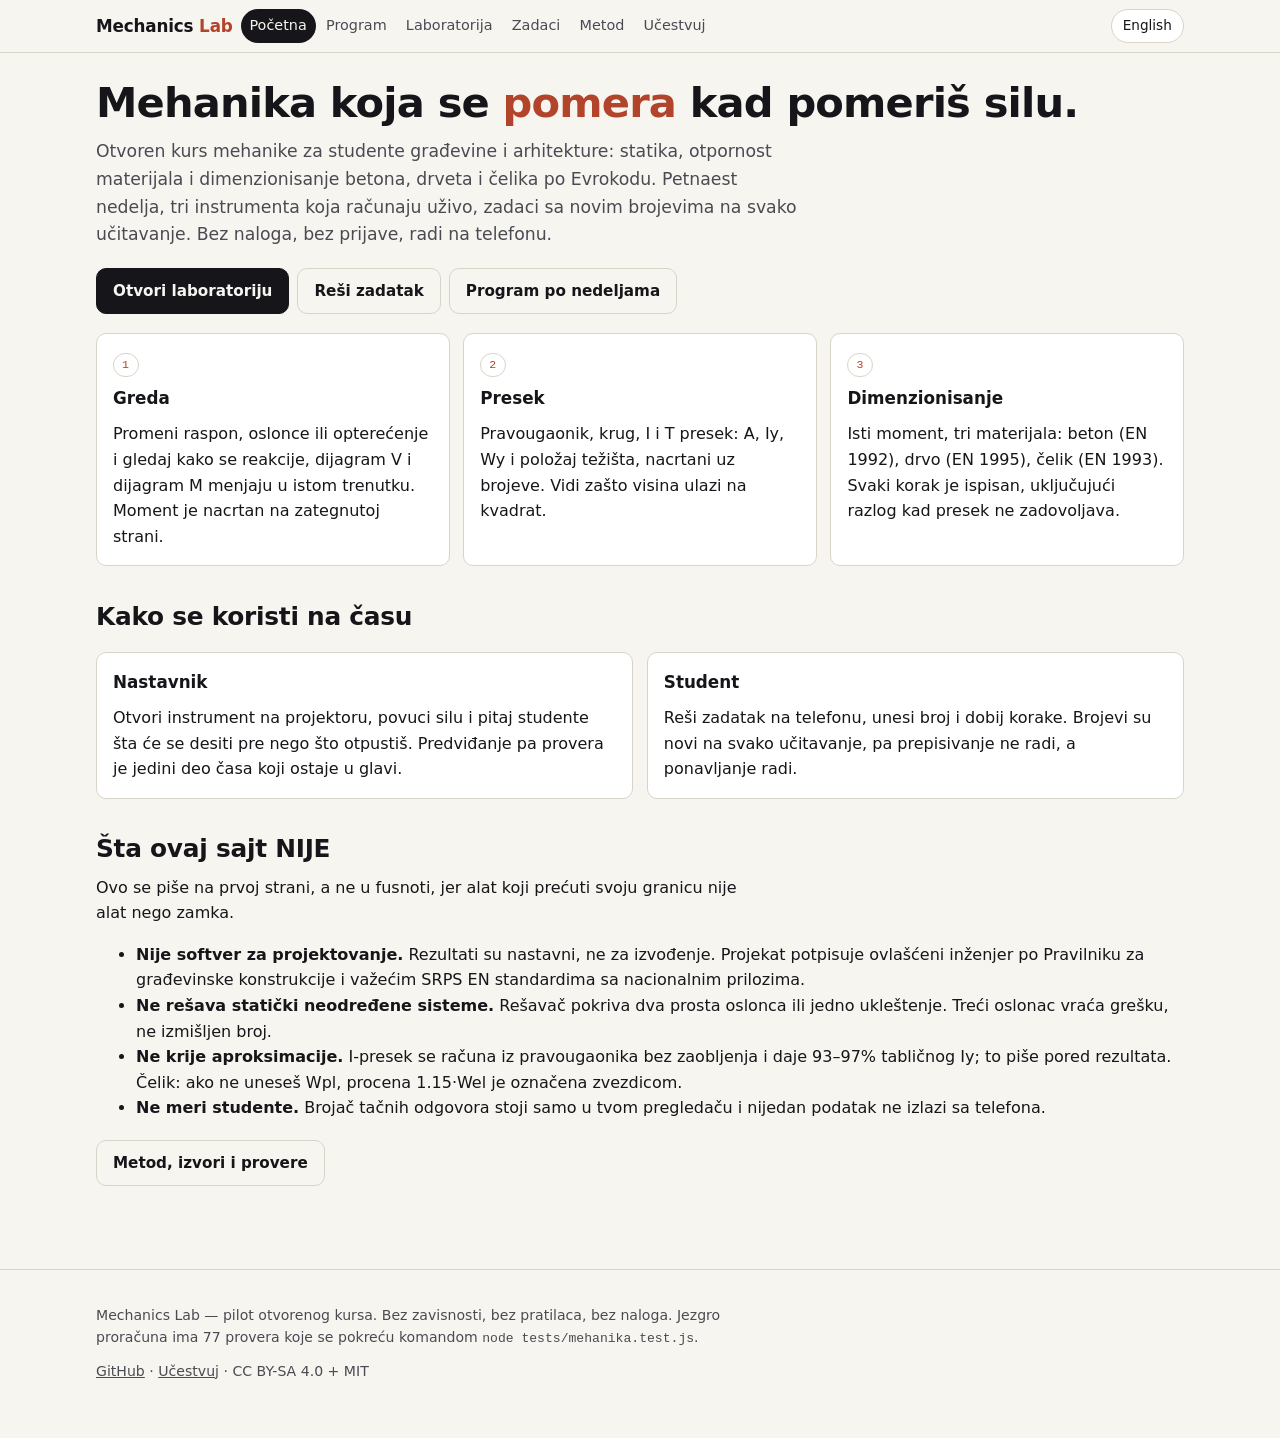
<file: index.html>
<!DOCTYPE html>
<html lang="sr-Latn">
<head>
<meta charset="UTF-8">
<meta name="viewport" content="width=device-width, initial-scale=1">
<title>Mechanics Lab — interaktivna mehanika za građevinu</title>
<meta name="description" content="Open interactive course in engineering mechanics for civil engineering students: statics, strength of materials, and design of concrete, timber and steel to the Eurocodes. Free, no accounts, works on a phone.">
<link rel="stylesheet" href="assets/style.css">
</head>
<body class="lang-sr">
<a class="skip" href="#main"><span class="sr">Preskoči na sadržaj</span><span class="en" lang="en">Skip to content</span></a>

<header class="top">
  <div class="wrap bar">
    <a class="brand" href="index.html">Mechanics <span>Lab</span></a>
    <nav aria-label="Glavna navigacija">
      <a href="index.html"><span class="sr">Početna</span><span class="en" lang="en">Home</span></a>
      <a href="program.html"><span class="sr">Program</span><span class="en" lang="en">Programme</span></a>
      <a href="lab.html"><span class="sr">Laboratorija</span><span class="en" lang="en">Lab</span></a>
      <a href="zadaci.html"><span class="sr">Zadaci</span><span class="en" lang="en">Tasks</span></a>
      <a href="metod.html"><span class="sr">Metod</span><span class="en" lang="en">Method</span></a>
      <a href="ucestvuj.html"><span class="sr">Učestvuj</span><span class="en" lang="en">Contribute</span></a>
    </nav>
    <button id="langToggle" type="button" lang="en">English</button>
  </div>
</header>

<main id="main">
  <section class="wrap">
    <h1>
      <span class="sr">Mehanika koja se <em>pomera</em> kad pomeriš silu.</span>
      <span class="en" lang="en">Mechanics that <em>moves</em> when you move the load.</span>
    </h1>
    <p class="lead">
      <span class="sr">Otvoren kurs mehanike za studente građevine i arhitekture: statika, otpornost materijala i dimenzionisanje betona, drveta i čelika po Evrokodu. Petnaest nedelja, tri instrumenta koja računaju uživo, zadaci sa novim brojevima na svako učitavanje. Bez naloga, bez prijave, radi na telefonu.</span>
      <span class="en" lang="en">An open mechanics course for civil engineering and architecture students: statics, strength of materials, and design of concrete, timber and steel to the Eurocodes. Fifteen weeks, three live instruments, tasks with fresh numbers on every reload. No accounts, no login, works on a phone.</span>
    </p>
    <p class="actions">
      <a class="btn" href="lab.html"><span class="sr">Otvori laboratoriju</span><span class="en" lang="en">Open the lab</span></a>
      <a class="btn ghost" href="zadaci.html"><span class="sr">Reši zadatak</span><span class="en" lang="en">Solve a task</span></a>
      <a class="btn ghost" href="program.html"><span class="sr">Program po nedeljama</span><span class="en" lang="en">Week by week</span></a>
    </p>
  </section>

  <div class="wrap">
    <div class="grid g3">
      <article class="card">
        <span class="tag">1</span>
        <h3><span class="sr">Greda</span><span class="en" lang="en">Beam</span></h3>
        <p><span class="sr">Promeni raspon, oslonce ili opterećenje i gledaj kako se reakcije, dijagram V i dijagram M menjaju u istom trenutku. Moment je nacrtan na zategnutoj strani.</span>
        <span class="en" lang="en">Change the span, the supports or the load and watch reactions, the shear diagram and the moment diagram change at once. The moment is drawn on the tension side.</span></p>
      </article>
      <article class="card">
        <span class="tag">2</span>
        <h3><span class="sr">Presek</span><span class="en" lang="en">Section</span></h3>
        <p><span class="sr">Pravougaonik, krug, I i T presek: A, Iy, Wy i položaj težišta, nacrtani uz brojeve. Vidi zašto visina ulazi na kvadrat.</span>
        <span class="en" lang="en">Rectangle, circle, I and T: area, second moment, section modulus and centroid, drawn next to the numbers. See why depth enters squared.</span></p>
      </article>
      <article class="card">
        <span class="tag">3</span>
        <h3><span class="sr">Dimenzionisanje</span><span class="en" lang="en">Design</span></h3>
        <p><span class="sr">Isti moment, tri materijala: beton (EN 1992), drvo (EN 1995), čelik (EN 1993). Svaki korak je ispisan, uključujući razlog kad presek ne zadovoljava.</span>
        <span class="en" lang="en">One moment, three materials: concrete (EN 1992), timber (EN 1995), steel (EN 1993). Every step is printed, including the reason when a section fails.</span></p>
      </article>
    </div>
  </div>

  <div class="wrap">
    <h2><span class="sr">Kako se koristi na času</span><span class="en" lang="en">How it works in class</span></h2>
    <div class="grid g2">
      <article class="card">
        <h3><span class="sr">Nastavnik</span><span class="en" lang="en">Teacher</span></h3>
        <p><span class="sr">Otvori instrument na projektoru, povuci silu i pitaj studente šta će se desiti pre nego što otpustiš. Predviđanje pa provera je jedini deo časa koji ostaje u glavi.</span>
        <span class="en" lang="en">Open an instrument on the projector, drag the load and ask what will happen before you release it. Predict-then-check is the part of the lecture that sticks.</span></p>
      </article>
      <article class="card">
        <h3><span class="sr">Student</span><span class="en" lang="en">Student</span></h3>
        <p><span class="sr">Reši zadatak na telefonu, unesi broj i dobij korake. Brojevi su novi na svako učitavanje, pa prepisivanje ne radi, a ponavljanje radi.</span>
        <span class="en" lang="en">Solve a task on your phone, type a number, get the steps. The numbers change on every reload, so copying does not work and repetition does.</span></p>
      </article>
    </div>

    <h2><span class="sr">Šta ovaj sajt NIJE</span><span class="en" lang="en">What this site is NOT</span></h2>
    <p><span class="sr">Ovo se piše na prvoj strani, a ne u fusnoti, jer alat koji prećuti svoju granicu nije alat nego zamka.</span>
    <span class="en" lang="en">This is on the front page, not in a footnote, because a tool that hides its limits is a trap, not a tool.</span></p>
    <ul>
      <li><span class="sr"><strong>Nije softver za projektovanje.</strong> Rezultati su nastavni, ne za izvođenje. Projekat potpisuje ovlašćeni inženjer po Pravilniku za građevinske konstrukcije i važećim SRPS EN standardima sa nacionalnim prilozima.</span>
      <span class="en" lang="en"><strong>Not design software.</strong> Results are for teaching, not for construction. A real project is signed by a licensed engineer under the applicable national regulation and SRPS EN standards with national annexes.</span></li>
      <li><span class="sr"><strong>Ne rešava statički neodređene sisteme.</strong> Rešavač pokriva dva prosta oslonca ili jedno ukleštenje. Treći oslonac vraća grešku, ne izmišljen broj.</span>
      <span class="en" lang="en"><strong>Does not solve statically indeterminate systems.</strong> The solver covers two simple supports or one fixed end. A third support returns an error, not an invented number.</span></li>
      <li><span class="sr"><strong>Ne krije aproksimacije.</strong> I-presek se računa iz pravougaonika bez zaobljenja i daje 93–97% tabličnog Iy; to piše pored rezultata. Čelik: ako ne uneseš Wpl, procena 1.15·Wel je označena zvezdicom.</span>
      <span class="en" lang="en"><strong>Does not hide approximations.</strong> The I-section is built from rectangles without root fillets and yields 93–97% of the tabulated Iy; that is printed next to the result. For steel, a missing Wpl is estimated as 1.15·Wel and flagged.</span></li>
      <li><span class="sr"><strong>Ne meri studente.</strong> Brojač tačnih odgovora stoji samo u tvom pregledaču i nijedan podatak ne izlazi sa telefona.</span>
      <span class="en" lang="en"><strong>Does not grade students.</strong> The score counter lives only in your browser; no data leaves your device.</span></li>
    </ul>

    <p class="actions">
      <a class="btn ghost" href="metod.html"><span class="sr">Metod, izvori i provere</span><span class="en" lang="en">Method, sources and tests</span></a>
    </p>
  </div>
</main>

<footer>
  <div class="wrap">
    <p><span class="sr">Mechanics Lab — pilot otvorenog kursa. Bez zavisnosti, bez pratilaca, bez naloga. Jezgro proračuna ima 77 provera koje se pokreću komandom <code>node tests/mehanika.test.js</code>.</span>
    <span class="en" lang="en">Mechanics Lab — an open course pilot. No dependencies, no trackers, no accounts. The calculation core ships with 77 checks, run with <code>node tests/mehanika.test.js</code>.</span></p>
    <p><a href="https://github.com/3esign/mechanics-lab">GitHub</a> · <a href="ucestvuj.html"><span class="sr">Učestvuj</span><span class="en" lang="en">Contribute</span></a> · CC BY-SA 4.0 + MIT</p>
  </div>
</footer>

<script src="assets/app.js"></script>
</body>
</html>
</file>
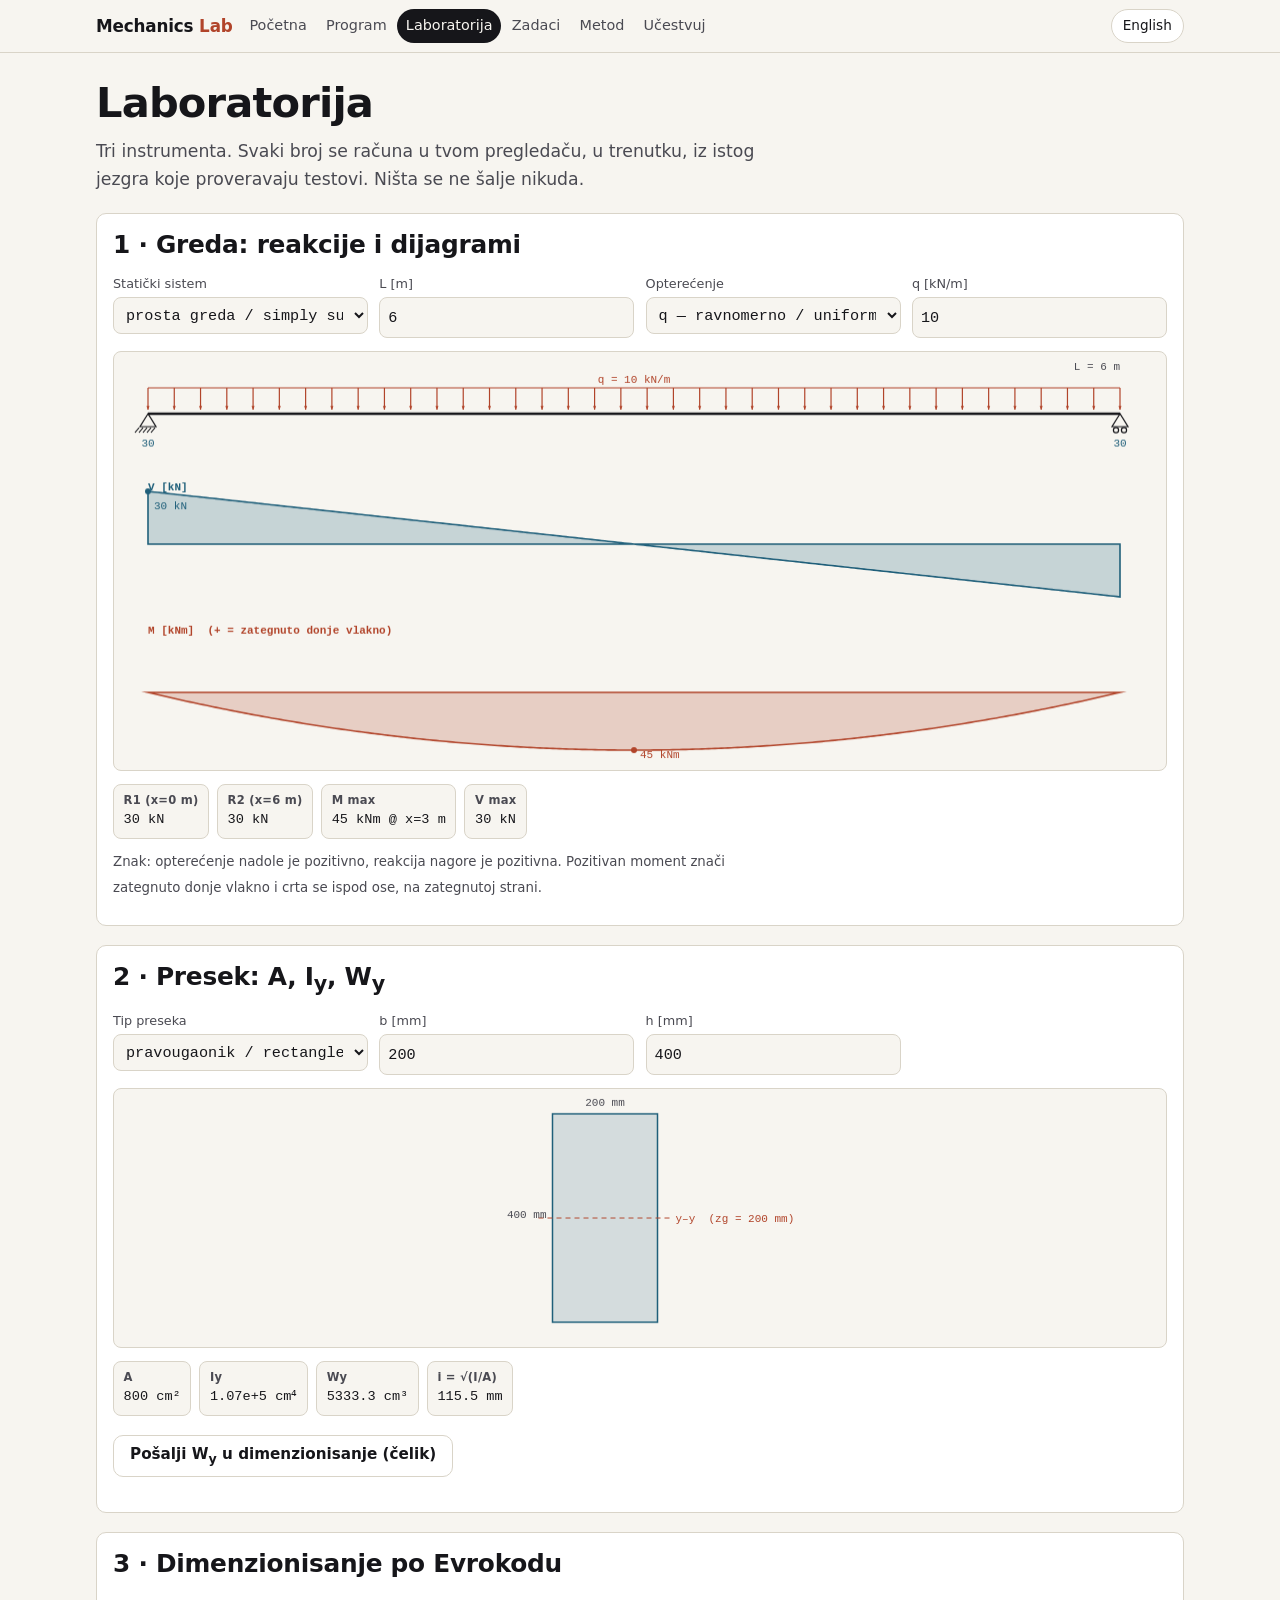
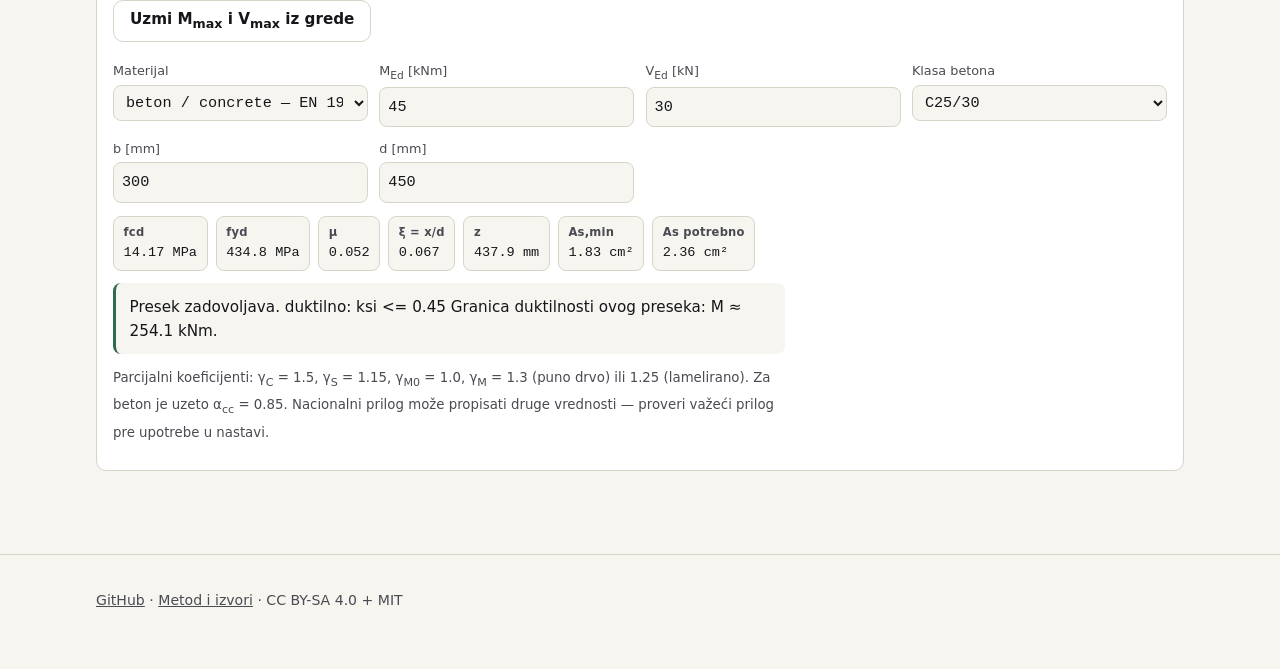
<file: lab.html>
<!DOCTYPE html>
<html lang="sr-Latn">
<head>
<meta charset="UTF-8">
<meta name="viewport" content="width=device-width, initial-scale=1">
<title>Laboratorija — Mechanics Lab</title>
<meta name="description" content="Three live instruments: beam reactions and V/M diagrams, section properties, and Eurocode design checks for concrete, timber and steel.">
<link rel="stylesheet" href="assets/style.css">
</head>
<body class="lang-sr">
<a class="skip" href="#main"><span class="sr">Preskoči na sadržaj</span><span class="en" lang="en">Skip to content</span></a>

<header class="top">
  <div class="wrap bar">
    <a class="brand" href="index.html">Mechanics <span>Lab</span></a>
    <nav aria-label="Glavna navigacija">
      <a href="index.html"><span class="sr">Početna</span><span class="en" lang="en">Home</span></a>
      <a href="program.html"><span class="sr">Program</span><span class="en" lang="en">Programme</span></a>
      <a href="lab.html"><span class="sr">Laboratorija</span><span class="en" lang="en">Lab</span></a>
      <a href="zadaci.html"><span class="sr">Zadaci</span><span class="en" lang="en">Tasks</span></a>
      <a href="metod.html"><span class="sr">Metod</span><span class="en" lang="en">Method</span></a>
      <a href="ucestvuj.html"><span class="sr">Učestvuj</span><span class="en" lang="en">Contribute</span></a>
    </nav>
    <button id="langToggle" type="button" lang="en">English</button>
  </div>
</header>

<main id="main">
  <div class="wrap">
    <h1><span class="sr">Laboratorija</span><span class="en" lang="en">The lab</span></h1>
    <p class="lead"><span class="sr">Tri instrumenta. Svaki broj se računa u tvom pregledaču, u trenutku, iz istog jezgra koje proveravaju testovi. Ništa se ne šalje nikuda.</span>
    <span class="en" lang="en">Three instruments. Every number is computed in your browser, live, from the same core the tests check. Nothing is sent anywhere.</span></p>

    <!-- ============ 1. GREDA ============ -->
    <section class="instrument" aria-labelledby="h-greda">
      <h2 id="h-greda"><span class="sr">1 · Greda: reakcije i dijagrami</span><span class="en" lang="en">1 · Beam: reactions and diagrams</span></h2>
      <div class="ctl">
        <label><span class="sr">Statički sistem</span><span class="en" lang="en">Structural system</span>
          <select id="sistem">
            <option value="prosta">prosta greda / simply supported</option>
            <option value="konzola">konzola / cantilever</option>
            <option value="prepust">greda sa prepustima / overhanging</option>
          </select>
        </label>
        <label>L [m]
          <input id="L" type="number" value="6" min="1" max="20" step="0.5">
        </label>
        <label><span class="sr">Opterećenje</span><span class="en" lang="en">Load</span>
          <select id="tipOpterecenja">
            <option value="udl">q — ravnomerno / uniform</option>
            <option value="point">P — koncentrisano / point</option>
            <option value="oba">q + P</option>
          </select>
        </label>
        <label data-opt="udl">q [kN/m]
          <input id="q" type="number" value="10" min="0" max="200" step="1">
        </label>
        <label data-opt="point" hidden>P [kN]
          <input id="P" type="number" value="20" min="0" max="500" step="5">
        </label>
        <label data-opt="point" hidden>x<sub>P</sub> [m]
          <input id="xP" type="number" value="3" min="0" max="20" step="0.25">
        </label>
      </div>
      <canvas id="cGreda" aria-label="Skica nosača sa dijagramima transverzalnih sila i momenata" role="img"></canvas>
      <ul class="izlaz" id="izlazGreda"></ul>
      <p><small><span class="sr">Znak: opterećenje nadole je pozitivno, reakcija nagore je pozitivna. Pozitivan moment znači zategnuto donje vlakno i crta se ispod ose, na zategnutoj strani.</span>
      <span class="en" lang="en">Sign convention: downward load positive, upward reaction positive. A positive moment means the bottom fibre is in tension and is plotted below the axis, on the tension side.</span></small></p>
    </section>

    <!-- ============ 2. PRESEK ============ -->
    <section class="instrument" aria-labelledby="h-presek">
      <h2 id="h-presek"><span class="sr">2 · Presek: A, I<sub>y</sub>, W<sub>y</sub></span><span class="en" lang="en">2 · Section: A, I<sub>y</sub>, W<sub>y</sub></span></h2>
      <div class="ctl">
        <label><span class="sr">Tip preseka</span><span class="en" lang="en">Section type</span>
          <select id="tipPreseka">
            <option value="pravougaonik">pravougaonik / rectangle</option>
            <option value="krug">krug / circle</option>
            <option value="I">I presek / I-section</option>
            <option value="T">T presek / T-section</option>
          </select>
        </label>
        <label data-pres="pravougaonik">b [mm]<input id="pb" type="number" value="200" min="10" step="10"></label>
        <label data-pres="pravougaonik">h [mm]<input id="ph" type="number" value="400" min="10" step="10"></label>
        <label data-pres="krug" hidden>d [mm]<input id="pd" type="number" value="300" min="10" step="10"></label>
        <label data-pres="I" hidden>h [mm]<input id="ih" type="number" value="200" min="20" step="10"></label>
        <label data-pres="I" hidden>b [mm]<input id="ib" type="number" value="100" min="20" step="5"></label>
        <label data-pres="I" hidden>t<sub>w</sub> [mm]<input id="itw" type="number" value="5.6" min="1" step="0.1"></label>
        <label data-pres="I" hidden>t<sub>f</sub> [mm]<input id="itf" type="number" value="8.5" min="1" step="0.1"></label>
        <label data-pres="T" hidden>b<sub>f</sub> [mm]<input id="tbf" type="number" value="400" min="20" step="10"></label>
        <label data-pres="T" hidden>h<sub>f</sub> [mm]<input id="thf" type="number" value="100" min="10" step="10"></label>
        <label data-pres="T" hidden>b<sub>w</sub> [mm]<input id="tbw" type="number" value="150" min="10" step="10"></label>
        <label data-pres="T" hidden>h<sub>w</sub> [mm]<input id="thw" type="number" value="300" min="10" step="10"></label>
      </div>
      <canvas id="cPresek" aria-label="Skica poprečnog preseka sa položajem težišta" role="img"></canvas>
      <ul class="izlaz" id="izlazPresek"></ul>
      <p><small id="napomenaPresek"></small></p>
      <p class="actions"><button class="btn ghost" id="uzmiW" type="button" disabled><span class="sr">Pošalji W<sub>y</sub> u dimenzionisanje (čelik)</span><span class="en" lang="en">Send W<sub>y</sub> to design (steel)</span></button></p>
    </section>

    <!-- ============ 3. DIMENZIONISANJE ============ -->
    <section class="instrument" aria-labelledby="h-dim">
      <h2 id="h-dim"><span class="sr">3 · Dimenzionisanje po Evrokodu</span><span class="en" lang="en">3 · Eurocode design check</span></h2>
      <p class="actions"><button class="btn ghost" id="uzmiM" type="button" disabled><span class="sr">Uzmi M<sub>max</sub> i V<sub>max</sub> iz grede</span><span class="en" lang="en">Take M<sub>max</sub> and V<sub>max</sub> from the beam</span></button></p>
      <div class="ctl">
        <label><span class="sr">Materijal</span><span class="en" lang="en">Material</span>
          <select id="materijal">
            <option value="beton">beton / concrete — EN 1992</option>
            <option value="drvo">drvo / timber — EN 1995</option>
            <option value="celik">čelik / steel — EN 1993</option>
          </select>
        </label>
        <label>M<sub>Ed</sub> [kNm]<input id="MEd" type="number" value="45" min="0" step="1"></label>
        <label>V<sub>Ed</sub> [kN]<input id="VEd" type="number" value="30" min="0" step="1"></label>

        <label data-mat="beton"><span class="sr">Klasa betona</span><span class="en" lang="en">Concrete class</span>
          <select id="klasaBetona">
            <option>C16/20</option><option>C20/25</option><option selected>C25/30</option>
            <option>C30/37</option><option>C35/45</option><option>C40/50</option>
          </select>
        </label>
        <label data-mat="beton">b [mm]<input id="cb" type="number" value="300" min="100" step="10"></label>
        <label data-mat="beton">d [mm]<input id="cd" type="number" value="450" min="100" step="10"></label>

        <label data-mat="drvo" hidden><span class="sr">Klasa drveta</span><span class="en" lang="en">Timber class</span>
          <select id="klasaDrveta">
            <option>C16</option><option selected>C24</option><option>C30</option><option>GL24h</option>
          </select>
        </label>
        <label data-mat="drvo" hidden><span class="sr">Klasa eksploatacije</span><span class="en" lang="en">Service class</span>
          <select id="klasaEksp"><option>1</option><option>2</option><option>3</option></select>
        </label>
        <label data-mat="drvo" hidden><span class="sr">Trajanje opterećenja</span><span class="en" lang="en">Load duration</span>
          <select id="trajanje">
            <option value="trajno">trajno / permanent</option>
            <option value="dugotrajno">dugotrajno / long-term</option>
            <option value="srednje" selected>srednje / medium-term</option>
            <option value="kratkotrajno">kratkotrajno / short-term</option>
            <option value="trenutno">trenutno / instantaneous</option>
          </select>
        </label>
        <label data-mat="drvo" hidden>b [mm]<input id="db" type="number" value="100" min="20" step="10"></label>
        <label data-mat="drvo" hidden>h [mm]<input id="dh" type="number" value="200" min="20" step="10"></label>

        <label data-mat="celik" hidden><span class="sr">Klasa čelika</span><span class="en" lang="en">Steel grade</span>
          <select id="klasaCelika"><option selected>S235</option><option>S275</option><option>S355</option></select>
        </label>
        <label data-mat="celik" hidden>W<sub>pl</sub> [cm³]<input id="Wpl" type="number" value="220" min="1" step="10"></label>
        <label data-mat="celik" hidden>A<sub>v</sub> [cm²]<input id="Av" type="number" value="14" min="1" step="1"></label>
      </div>
      <ul class="izlaz" id="izlazDim"></ul>
      <p class="presuda" id="presudaDim"></p>
      <p><small><span class="sr">Parcijalni koeficijenti: γ<sub>C</sub> = 1.5, γ<sub>S</sub> = 1.15, γ<sub>M0</sub> = 1.0, γ<sub>M</sub> = 1.3 (puno drvo) ili 1.25 (lamelirano). Za beton je uzeto α<sub>cc</sub> = 0.85. Nacionalni prilog može propisati druge vrednosti — proveri važeći prilog pre upotrebe u nastavi.</span>
      <span class="en" lang="en">Partial factors: γ<sub>C</sub> = 1.5, γ<sub>S</sub> = 1.15, γ<sub>M0</sub> = 1.0, γ<sub>M</sub> = 1.3 (solid timber) or 1.25 (glulam). For concrete α<sub>cc</sub> = 0.85 is used. A national annex may prescribe other values — check the applicable annex before teaching from these numbers.</span></small></p>
    </section>
  </div>
</main>

<footer>
  <div class="wrap">
    <p><a href="https://github.com/3esign/mechanics-lab">GitHub</a> · <a href="metod.html"><span class="sr">Metod i izvori</span><span class="en" lang="en">Method and sources</span></a> · CC BY-SA 4.0 + MIT</p>
  </div>
</footer>

<script src="assets/app.js"></script>
<script src="assets/mehanika.js"></script>
<script src="assets/lab.js"></script>
</body>
</html>
</file>
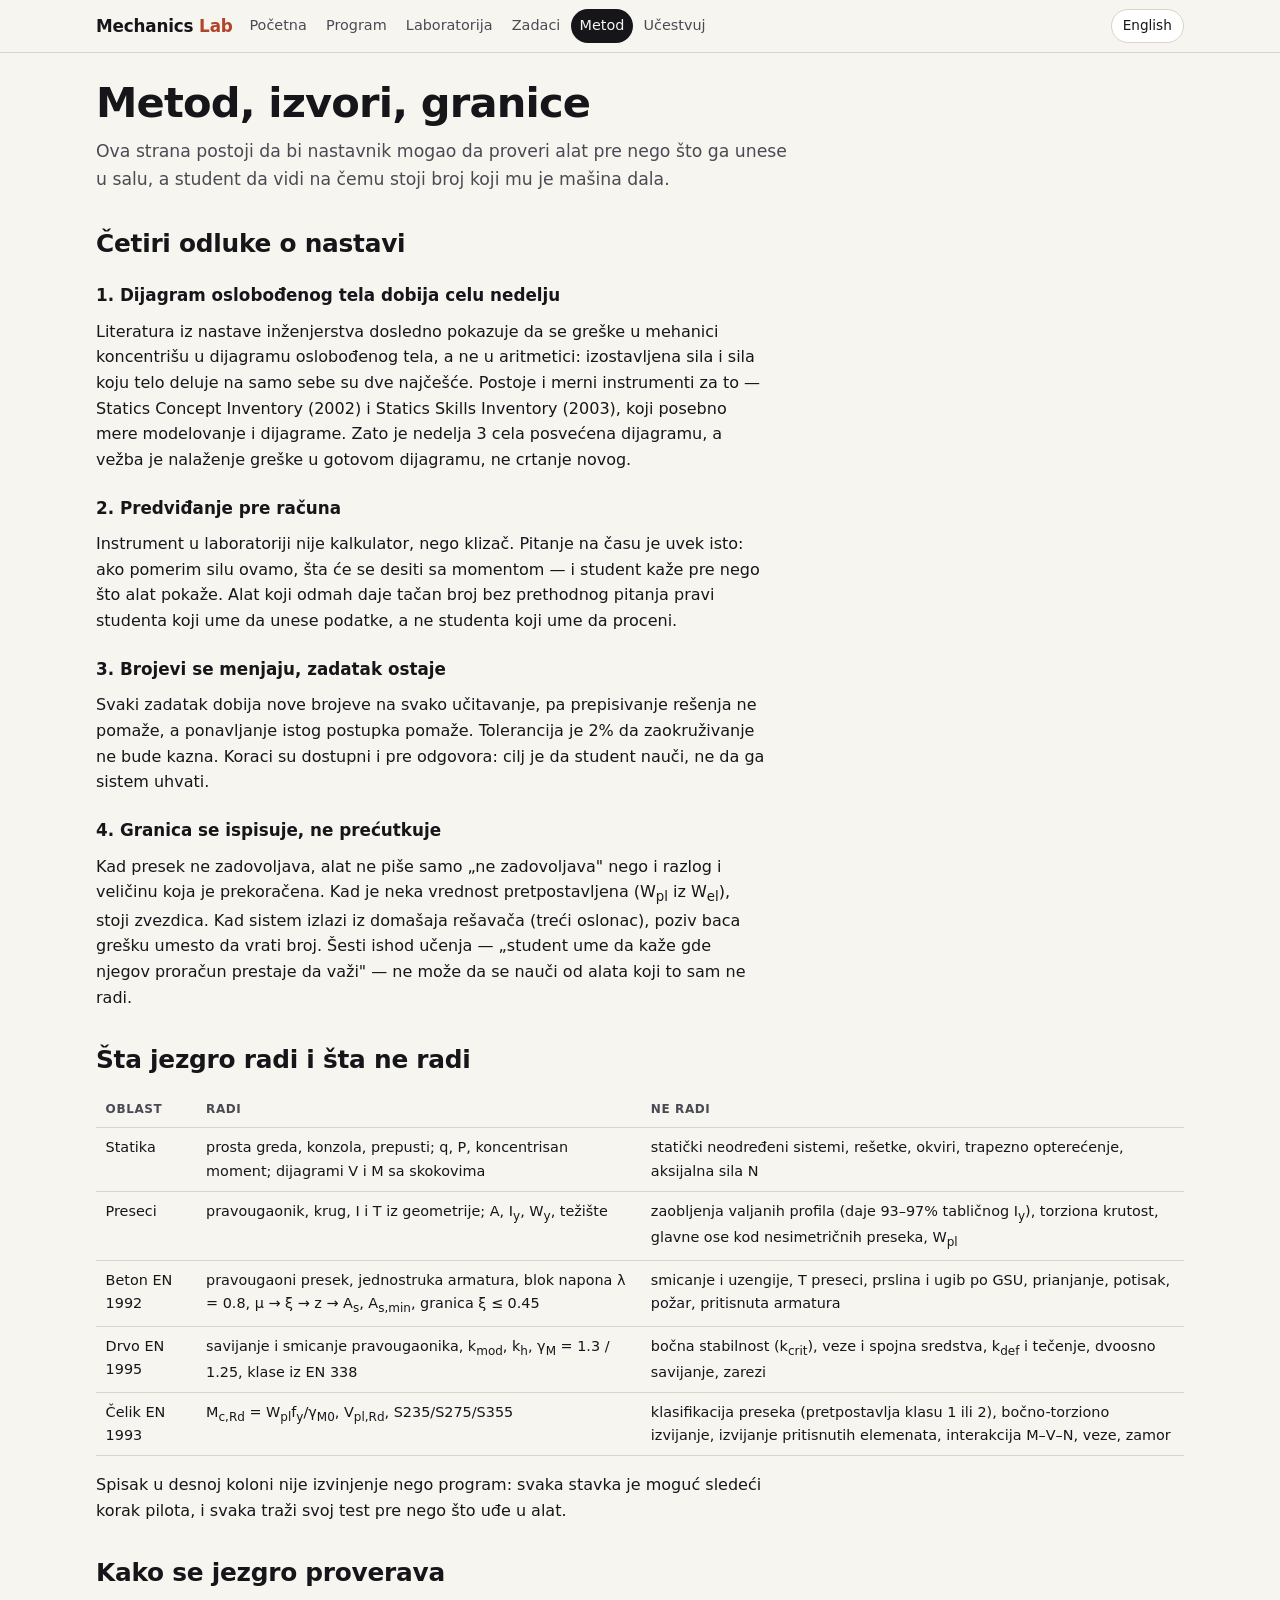
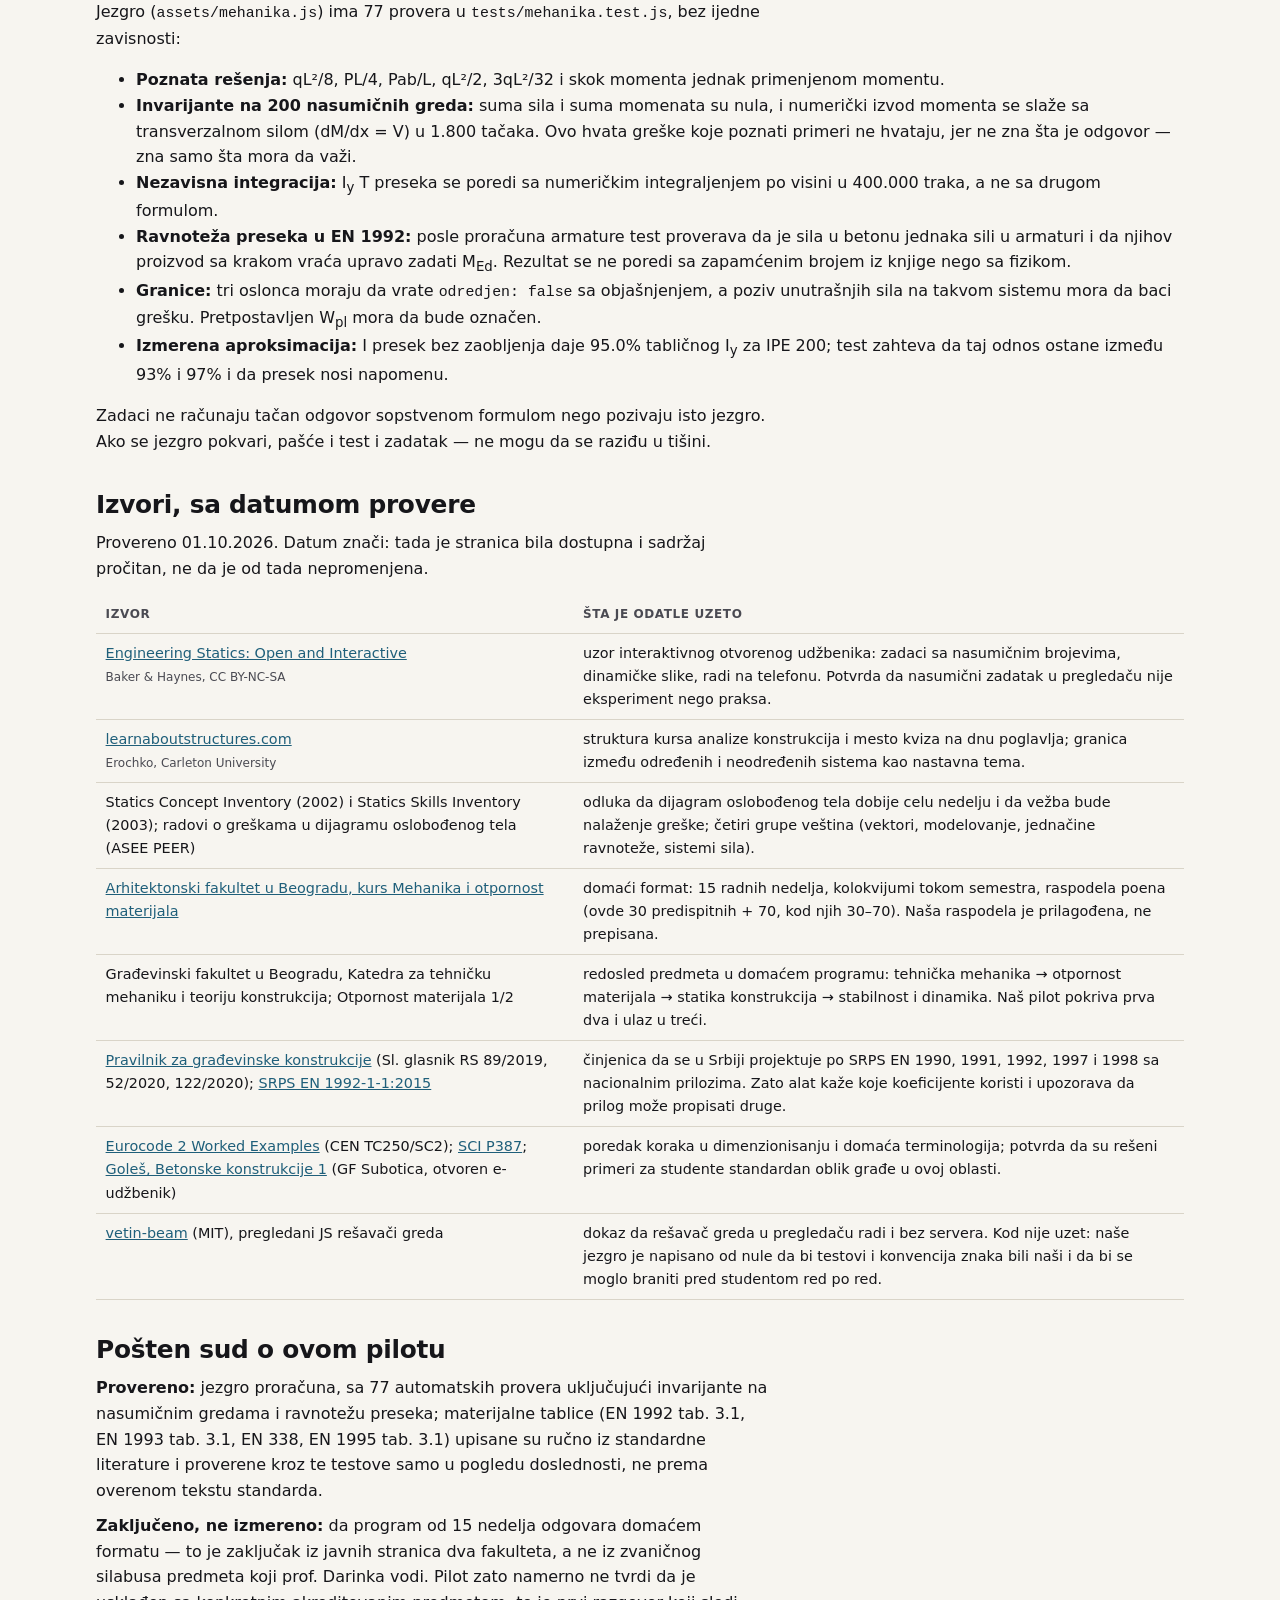
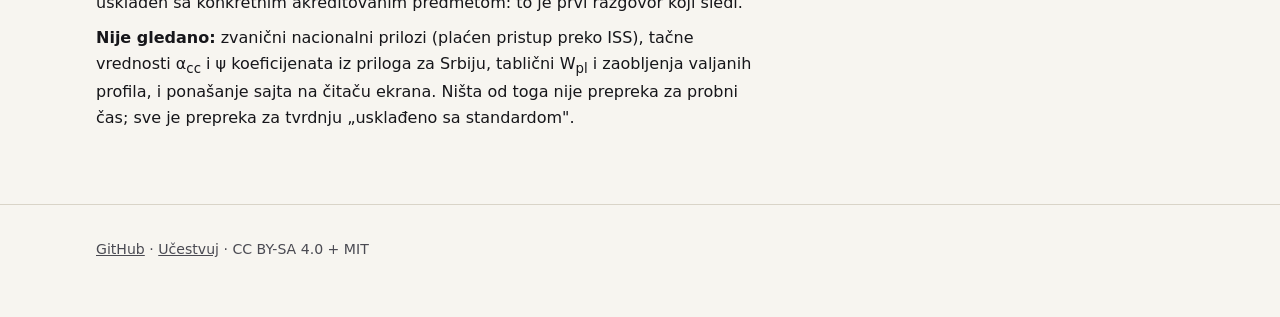
<file: metod.html>
<!DOCTYPE html>
<html lang="sr-Latn">
<head>
<meta charset="UTF-8">
<meta name="viewport" content="width=device-width, initial-scale=1">
<title>Metod — Mechanics Lab</title>
<meta name="description" content="The teaching method, the sources with check dates, the limits of every calculation, and how the calculation core is tested.">
<link rel="stylesheet" href="assets/style.css">
</head>
<body class="lang-sr">
<a class="skip" href="#main"><span class="sr">Preskoči na sadržaj</span><span class="en" lang="en">Skip to content</span></a>

<header class="top">
  <div class="wrap bar">
    <a class="brand" href="index.html">Mechanics <span>Lab</span></a>
    <nav aria-label="Glavna navigacija">
      <a href="index.html"><span class="sr">Početna</span><span class="en" lang="en">Home</span></a>
      <a href="program.html"><span class="sr">Program</span><span class="en" lang="en">Programme</span></a>
      <a href="lab.html"><span class="sr">Laboratorija</span><span class="en" lang="en">Lab</span></a>
      <a href="zadaci.html"><span class="sr">Zadaci</span><span class="en" lang="en">Tasks</span></a>
      <a href="metod.html"><span class="sr">Metod</span><span class="en" lang="en">Method</span></a>
      <a href="ucestvuj.html"><span class="sr">Učestvuj</span><span class="en" lang="en">Contribute</span></a>
    </nav>
    <button id="langToggle" type="button" lang="en">English</button>
  </div>
</header>

<main id="main">
  <div class="wrap">
    <h1><span class="sr">Metod, izvori, granice</span><span class="en" lang="en">Method, sources, limits</span></h1>
    <p class="lead"><span class="sr">Ova strana postoji da bi nastavnik mogao da proveri alat pre nego što ga unese u salu, a student da vidi na čemu stoji broj koji mu je mašina dala.</span>
    <span class="en" lang="en">This page exists so a teacher can audit the tool before bringing it into a classroom, and a student can see what the machine's number stands on.</span></p>

    <h2><span class="sr">Četiri odluke o nastavi</span><span class="en" lang="en">Four teaching decisions</span></h2>

    <h3><span class="sr">1. Dijagram oslobođenog tela dobija celu nedelju</span><span class="en" lang="en">1. The free-body diagram gets a whole week</span></h3>
    <p><span class="sr">Literatura iz nastave inženjerstva dosledno pokazuje da se greške u mehanici koncentrišu u dijagramu oslobođenog tela, a ne u aritmetici: izostavljena sila i sila koju telo deluje na samo sebe su dve najčešće. Postoje i merni instrumenti za to — Statics Concept Inventory (2002) i Statics Skills Inventory (2003), koji posebno mere modelovanje i dijagrame. Zato je nedelja 3 cela posvećena dijagramu, a vežba je nalaženje greške u gotovom dijagramu, ne crtanje novog.</span>
    <span class="en" lang="en">Engineering-education literature consistently locates mechanics errors in the free-body diagram rather than in arithmetic: a missing force and a force the body exerts on itself are the two most common. There are instruments for it — the Statics Concept Inventory (2002) and the Statics Skills Inventory (2003), which measure modelling and diagramming separately. So week 3 is entirely about the diagram, and the tutorial is finding the error in a given diagram, not drawing a new one.</span></p>

    <h3><span class="sr">2. Predviđanje pre računa</span><span class="en" lang="en">2. Predict before you calculate</span></h3>
    <p><span class="sr">Instrument u laboratoriji nije kalkulator, nego klizač. Pitanje na času je uvek isto: ako pomerim silu ovamo, šta će se desiti sa momentom — i student kaže pre nego što alat pokaže. Alat koji odmah daje tačan broj bez prethodnog pitanja pravi studenta koji ume da unese podatke, a ne studenta koji ume da proceni.</span>
    <span class="en" lang="en">The lab instrument is not a calculator, it is a slider. The question in class is always the same: if I move the load here, what happens to the moment — and the student answers before the tool shows. A tool that hands over the right number without that question produces a student who can enter data, not one who can estimate.</span></p>

    <h3><span class="sr">3. Brojevi se menjaju, zadatak ostaje</span><span class="en" lang="en">3. The numbers change, the task stays</span></h3>
    <p><span class="sr">Svaki zadatak dobija nove brojeve na svako učitavanje, pa prepisivanje rešenja ne pomaže, a ponavljanje istog postupka pomaže. Tolerancija je 2% da zaokruživanje ne bude kazna. Koraci su dostupni i pre odgovora: cilj je da student nauči, ne da ga sistem uhvati.</span>
    <span class="en" lang="en">Every task gets fresh numbers on each load, so copying an answer does not help while repeating the procedure does. Tolerance is 2% so rounding is not punished. Steps are available before answering: the goal is that the student learns, not that the system catches them out.</span></p>

    <h3><span class="sr">4. Granica se ispisuje, ne prećutkuje</span><span class="en" lang="en">4. The limit is printed, not hidden</span></h3>
    <p><span class="sr">Kad presek ne zadovoljava, alat ne piše samo „ne zadovoljava" nego i razlog i veličinu koja je prekoračena. Kad je neka vrednost pretpostavljena (W<sub>pl</sub> iz W<sub>el</sub>), stoji zvezdica. Kad sistem izlazi iz domašaja rešavača (treći oslonac), poziv baca grešku umesto da vrati broj. Šesti ishod učenja — „student ume da kaže gde njegov proračun prestaje da važi" — ne može da se nauči od alata koji to sam ne radi.</span>
    <span class="en" lang="en">When a section fails, the tool prints the reason and the quantity exceeded, not just "fails". When a value is assumed (W<sub>pl</sub> from W<sub>el</sub>), it carries an asterisk. When a system is outside the solver's reach (a third support), the call throws instead of returning a number. The sixth learning outcome — "the student can say where their calculation stops being valid" — cannot be learned from a tool that does not do it itself.</span></p>

    <h2><span class="sr">Šta jezgro radi i šta ne radi</span><span class="en" lang="en">What the core does and does not do</span></h2>
    <div class="tabela">
      <table>
        <thead><tr>
          <th><span class="sr">Oblast</span><span class="en" lang="en">Area</span></th>
          <th><span class="sr">Radi</span><span class="en" lang="en">Does</span></th>
          <th><span class="sr">Ne radi</span><span class="en" lang="en">Does not</span></th>
        </tr></thead>
        <tbody>
          <tr>
            <td><span class="sr">Statika</span><span class="en" lang="en">Statics</span></td>
            <td><span class="sr">prosta greda, konzola, prepusti; q, P, koncentrisan moment; dijagrami V i M sa skokovima</span><span class="en" lang="en">simply supported, cantilever, overhangs; q, P, applied moment; V and M diagrams with jumps</span></td>
            <td><span class="sr">statički neodređeni sistemi, rešetke, okviri, trapezno opterećenje, aksijalna sila N</span><span class="en" lang="en">indeterminate systems, trusses, frames, trapezoidal loads, axial force N</span></td>
          </tr>
          <tr>
            <td><span class="sr">Preseci</span><span class="en" lang="en">Sections</span></td>
            <td><span class="sr">pravougaonik, krug, I i T iz geometrije; A, I<sub>y</sub>, W<sub>y</sub>, težište</span><span class="en" lang="en">rectangle, circle, I and T from geometry; A, I<sub>y</sub>, W<sub>y</sub>, centroid</span></td>
            <td><span class="sr">zaobljenja valjanih profila (daje 93–97% tabličnog I<sub>y</sub>), torziona krutost, glavne ose kod nesimetričnih preseka, W<sub>pl</sub></span><span class="en" lang="en">root fillets of rolled profiles (yields 93–97% of tabulated I<sub>y</sub>), torsional stiffness, principal axes of asymmetric sections, W<sub>pl</sub></span></td>
          </tr>
          <tr>
            <td><span class="sr">Beton EN 1992</span><span class="en" lang="en">Concrete EN 1992</span></td>
            <td><span class="sr">pravougaoni presek, jednostruka armatura, blok napona λ = 0.8, μ → ξ → z → A<sub>s</sub>, A<sub>s,min</sub>, granica ξ ≤ 0.45</span><span class="en" lang="en">rectangular section, single reinforcement, λ = 0.8 stress block, μ → ξ → z → A<sub>s</sub>, A<sub>s,min</sub>, the ξ ≤ 0.45 limit</span></td>
            <td><span class="sr">smicanje i uzengije, T preseci, prslina i ugib po GSU, prianjanje, potisak, požar, pritisnuta armatura</span><span class="en" lang="en">shear and stirrups, T-sections, cracking and SLS deflection, anchorage, punching, fire, compression reinforcement</span></td>
          </tr>
          <tr>
            <td><span class="sr">Drvo EN 1995</span><span class="en" lang="en">Timber EN 1995</span></td>
            <td><span class="sr">savijanje i smicanje pravougaonika, k<sub>mod</sub>, k<sub>h</sub>, γ<sub>M</sub> = 1.3 / 1.25, klase iz EN 338</span><span class="en" lang="en">bending and shear of a rectangle, k<sub>mod</sub>, k<sub>h</sub>, γ<sub>M</sub> = 1.3 / 1.25, EN 338 classes</span></td>
            <td><span class="sr">bočna stabilnost (k<sub>crit</sub>), veze i spojna sredstva, k<sub>def</sub> i tečenje, dvoosno savijanje, zarezi</span><span class="en" lang="en">lateral stability (k<sub>crit</sub>), connections, k<sub>def</sub> and creep, biaxial bending, notches</span></td>
          </tr>
          <tr>
            <td><span class="sr">Čelik EN 1993</span><span class="en" lang="en">Steel EN 1993</span></td>
            <td><span class="sr">M<sub>c,Rd</sub> = W<sub>pl</sub>f<sub>y</sub>/γ<sub>M0</sub>, V<sub>pl,Rd</sub>, S235/S275/S355</span><span class="en" lang="en">M<sub>c,Rd</sub> = W<sub>pl</sub>f<sub>y</sub>/γ<sub>M0</sub>, V<sub>pl,Rd</sub>, S235/S275/S355</span></td>
            <td><span class="sr">klasifikacija preseka (pretpostavlja klasu 1 ili 2), bočno-torziono izvijanje, izvijanje pritisnutih elemenata, interakcija M–V–N, veze, zamor</span><span class="en" lang="en">section classification (assumes class 1 or 2), lateral-torsional buckling, column buckling, M–V–N interaction, connections, fatigue</span></td>
          </tr>
        </tbody>
      </table>
    </div>
    <p><span class="sr">Spisak u desnoj koloni nije izvinjenje nego program: svaka stavka je moguć sledeći korak pilota, i svaka traži svoj test pre nego što uđe u alat.</span>
    <span class="en" lang="en">The right-hand column is not an apology but a roadmap: every item is a possible next step for the pilot, and every one needs its own test before it enters the tool.</span></p>

    <h2><span class="sr">Kako se jezgro proverava</span><span class="en" lang="en">How the core is tested</span></h2>
    <p><span class="sr">Jezgro (<code>assets/mehanika.js</code>) ima 77 provera u <code>tests/mehanika.test.js</code>, bez ijedne zavisnosti:</span>
    <span class="en" lang="en">The core (<code>assets/mehanika.js</code>) carries 77 checks in <code>tests/mehanika.test.js</code>, with zero dependencies:</span></p>
    <ul>
      <li><span class="sr"><strong>Poznata rešenja:</strong> qL²/8, PL/4, Pab/L, qL²/2, 3qL²/32 i skok momenta jednak primenjenom momentu.</span>
      <span class="en" lang="en"><strong>Closed-form solutions:</strong> qL²/8, PL/4, Pab/L, qL²/2, 3qL²/32, and a moment jump equal to the applied moment.</span></li>
      <li><span class="sr"><strong>Invarijante na 200 nasumičnih greda:</strong> suma sila i suma momenata su nula, i numerički izvod momenta se slaže sa transverzalnom silom (dM/dx = V) u 1.800 tačaka. Ovo hvata greške koje poznati primeri ne hvataju, jer ne zna šta je odgovor — zna samo šta mora da važi.</span>
      <span class="en" lang="en"><strong>Invariants on 200 random beams:</strong> sums of forces and moments vanish, and the numerical derivative of the moment matches the shear (dM/dx = V) at 1,800 points. This catches errors closed-form examples miss, because it does not know the answer — only what must hold.</span></li>
      <li><span class="sr"><strong>Nezavisna integracija:</strong> I<sub>y</sub> T preseka se poredi sa numeričkim integraljenjem po visini u 400.000 traka, a ne sa drugom formulom.</span>
      <span class="en" lang="en"><strong>Independent integration:</strong> the I<sub>y</sub> of a T-section is compared against numerical integration over the depth in 400,000 strips, not against another formula.</span></li>
      <li><span class="sr"><strong>Ravnoteža preseka u EN 1992:</strong> posle proračuna armature test proverava da je sila u betonu jednaka sili u armaturi i da njihov proizvod sa krakom vraća upravo zadati M<sub>Ed</sub>. Rezultat se ne poredi sa zapamćenim brojem iz knjige nego sa fizikom.</span>
      <span class="en" lang="en"><strong>Section equilibrium in EN 1992:</strong> after the reinforcement calculation, the test verifies that the concrete force equals the steel force and that their product with the lever arm returns exactly the given M<sub>Ed</sub>. The result is checked against physics, not against a number remembered from a book.</span></li>
      <li><span class="sr"><strong>Granice:</strong> tri oslonca moraju da vrate <code>odredjen: false</code> sa objašnjenjem, a poziv unutrašnjih sila na takvom sistemu mora da baci grešku. Pretpostavljen W<sub>pl</sub> mora da bude označen.</span>
      <span class="en" lang="en"><strong>Limits:</strong> three supports must return <code>odredjen: false</code> with an explanation, and asking for internal forces on such a system must throw. An assumed W<sub>pl</sub> must be flagged.</span></li>
      <li><span class="sr"><strong>Izmerena aproksimacija:</strong> I presek bez zaobljenja daje 95.0% tabličnog I<sub>y</sub> za IPE 200; test zahteva da taj odnos ostane između 93% i 97% i da presek nosi napomenu.</span>
      <span class="en" lang="en"><strong>Measured approximation:</strong> the fillet-free I-section yields 95.0% of the tabulated I<sub>y</sub> for IPE 200; the test requires that ratio to stay between 93% and 97% and the section to carry its note.</span></li>
    </ul>
    <p><span class="sr">Zadaci ne računaju tačan odgovor sopstvenom formulom nego pozivaju isto jezgro. Ako se jezgro pokvari, pašće i test i zadatak — ne mogu da se raziđu u tišini.</span>
    <span class="en" lang="en">The task generator does not compute the correct answer with its own formula; it calls the same core. If the core breaks, both the test and the task break — they cannot drift apart silently.</span></p>

    <h2><span class="sr">Izvori, sa datumom provere</span><span class="en" lang="en">Sources, with check dates</span></h2>
    <p><span class="sr">Provereno 01.10.2026. Datum znači: tada je stranica bila dostupna i sadržaj pročitan, ne da je od tada nepromenjena.</span>
    <span class="en" lang="en">Checked 1 October 2026. The date means the page was reachable and read then, not that it has been unchanged since.</span></p>
    <div class="tabela">
      <table>
        <thead><tr>
          <th><span class="sr">Izvor</span><span class="en" lang="en">Source</span></th>
          <th><span class="sr">Šta je odatle uzeto</span><span class="en" lang="en">What was taken</span></th>
        </tr></thead>
        <tbody>
          <tr><td><a href="https://engineeringstatics.org/">Engineering Statics: Open and Interactive</a><br><small>Baker &amp; Haynes, CC BY-NC-SA</small></td>
            <td><span class="sr">uzor interaktivnog otvorenog udžbenika: zadaci sa nasumičnim brojevima, dinamičke slike, radi na telefonu. Potvrda da nasumični zadatak u pregledaču nije eksperiment nego praksa.</span>
            <span class="en" lang="en">the model for an interactive open textbook: randomised exercises, dynamic figures, phone-friendly. Evidence that in-browser randomised tasks are established practice, not an experiment.</span></td></tr>
          <tr><td><a href="https://learnaboutstructures.com/">learnaboutstructures.com</a><br><small>Erochko, Carleton University</small></td>
            <td><span class="sr">struktura kursa analize konstrukcija i mesto kviza na dnu poglavlja; granica između određenih i neodređenih sistema kao nastavna tema.</span>
            <span class="en" lang="en">the structural-analysis course arc and the end-of-section quiz pattern; determinacy versus indeterminacy as a teaching topic in its own right.</span></td></tr>
          <tr><td><span class="sr">Statics Concept Inventory (2002) i Statics Skills Inventory (2003); radovi o greškama u dijagramu oslobođenog tela (ASEE PEER)</span><span class="en" lang="en">Statics Concept Inventory (2002) and Statics Skills Inventory (2003); papers on FBD errors (ASEE PEER)</span></td>
            <td><span class="sr">odluka da dijagram oslobođenog tela dobije celu nedelju i da vežba bude nalaženje greške; četiri grupe veština (vektori, modelovanje, jednačine ravnoteže, sistemi sila).</span>
            <span class="en" lang="en">the decision to give the FBD a full week and to make error-finding the tutorial; the four skill groups (vectors, modelling, equilibrium equations, force systems).</span></td></tr>
          <tr><td><a href="https://arh.bg.ac.rs/?pismo=lat&amp;portfolio=kurs-5-1-mehanika-i-otpornost-materijala">Arhitektonski fakultet u Beogradu, kurs Mehanika i otpornost materijala</a></td>
            <td><span class="sr">domaći format: 15 radnih nedelja, kolokvijumi tokom semestra, raspodela poena (ovde 30 predispitnih + 70, kod njih 30–70). Naša raspodela je prilagođena, ne prepisana.</span>
            <span class="en" lang="en">the local format: 15 teaching weeks, in-term tests, point split (30 coursework + 70 exam here; 30–70 there). Our split is adapted, not copied.</span></td></tr>
          <tr><td><span class="sr">Građevinski fakultet u Beogradu, Katedra za tehničku mehaniku i teoriju konstrukcija; Otpornost materijala 1/2</span><span class="en" lang="en">University of Belgrade Faculty of Civil Engineering, Dept. of Technical Mechanics and Theory of Structures; Strength of Materials 1/2</span></td>
            <td><span class="sr">redosled predmeta u domaćem programu: tehnička mehanika → otpornost materijala → statika konstrukcija → stabilnost i dinamika. Naš pilot pokriva prva dva i ulaz u treći.</span>
            <span class="en" lang="en">the local course order: technical mechanics → strength of materials → structural statics → stability and dynamics. This pilot covers the first two and the entry to the third.</span></td></tr>
          <tr><td><span class="sr"><a href="https://www.paragraf.rs/propisi/pravilnik-za-gradjevinske-konstrukcije.html">Pravilnik za građevinske konstrukcije</a> (Sl. glasnik RS 89/2019, 52/2020, 122/2020); <a href="https://iss.rs/sr_Cyrl/project/show/iss:proj:29783">SRPS EN 1992-1-1:2015</a></span><span class="en" lang="en"><a href="https://www.paragraf.rs/propisi/pravilnik-za-gradjevinske-konstrukcije.html">Serbian Regulation on Building Structures</a> (Off. Gazette 89/2019, 52/2020, 122/2020); <a href="https://iss.rs/sr_Cyrl/project/show/iss:proj:29783">SRPS EN 1992-1-1:2015</a></span></td>
            <td><span class="sr">činjenica da se u Srbiji projektuje po SRPS EN 1990, 1991, 1992, 1997 i 1998 sa nacionalnim prilozima. Zato alat kaže koje koeficijente koristi i upozorava da prilog može propisati druge.</span>
            <span class="en" lang="en">the fact that design in Serbia follows SRPS EN 1990, 1991, 1992, 1997 and 1998 with national annexes. Hence the tool states which partial factors it uses and warns that an annex may prescribe others.</span></td></tr>
          <tr><td><a href="https://www.theconcreteinitiative.eu/images/ECP_Documents/Eurocode2_WorkedExamples.pdf">Eurocode 2 Worked Examples</a> (CEN TC250/SC2); <a href="https://www.makico.net/wp-content/uploads/2023/10/Steel-Building-Design-Worked-examples-for-students.pdf">SCI P387</a>; <a href="https://www.gf.uns.ac.rs/~zbornik/eludzbenik/Goles_Betonske%20konstrukcije%201.pdf">Goleš, Betonske konstrukcije 1</a> (GF Subotica, otvoren e-udžbenik)</td>
            <td><span class="sr">poredak koraka u dimenzionisanju i domaća terminologija; potvrda da su rešeni primeri za studente standardan oblik građe u ovoj oblasti.</span>
            <span class="en" lang="en">the order of design steps and the Serbian terminology; confirmation that student worked examples are the standard material form in this field.</span></td></tr>
          <tr><td><a href="https://github.com/rasimtemur/vetin-beam">vetin-beam</a> (MIT), <span class="sr">pregledani JS rešavači greda</span><span class="en" lang="en">reviewed JS beam solvers</span></td>
            <td><span class="sr">dokaz da rešavač greda u pregledaču radi i bez servera. Kod nije uzet: naše jezgro je napisano od nule da bi testovi i konvencija znaka bili naši i da bi se moglo braniti pred studentom red po red.</span>
            <span class="en" lang="en">proof that a browser-side beam solver works without a server. No code was taken: our core is written from scratch so the tests and the sign convention are ours and can be defended line by line in front of a student.</span></td></tr>
        </tbody>
      </table>
    </div>

    <h2><span class="sr">Pošten sud o ovom pilotu</span><span class="en" lang="en">Honest verdict on this pilot</span></h2>
    <p><span class="sr"><strong>Provereno:</strong> jezgro proračuna, sa 77 automatskih provera uključujući invarijante na nasumičnim gredama i ravnotežu preseka; materijalne tablice (EN 1992 tab. 3.1, EN 1993 tab. 3.1, EN 338, EN 1995 tab. 3.1) upisane su ručno iz standardne literature i proverene kroz te testove samo u pogledu doslednosti, ne prema overenom tekstu standarda.</span>
    <span class="en" lang="en"><strong>Verified:</strong> the calculation core, with 77 automatic checks including random-beam invariants and section equilibrium; the material tables (EN 1992 Tab. 3.1, EN 1993 Tab. 3.1, EN 338, EN 1995 Tab. 3.1) were entered by hand from standard literature and are checked by those tests only for internal consistency, not against a certified copy of the standard.</span></p>
    <p><span class="sr"><strong>Zaključeno, ne izmereno:</strong> da program od 15 nedelja odgovara domaćem formatu — to je zaključak iz javnih stranica dva fakulteta, a ne iz zvaničnog silabusa predmeta koji prof. Darinka vodi. Pilot zato namerno ne tvrdi da je usklađen sa konkretnim akreditovanim predmetom: to je prvi razgovor koji sledi.</span>
    <span class="en" lang="en"><strong>Inferred, not measured:</strong> that the 15-week programme matches the local format — that is an inference from the public pages of two faculties, not from the official syllabus of the course Prof. Darinka teaches. The pilot therefore deliberately does not claim alignment with a specific accredited course: that is the first conversation to have.</span></p>
    <p><span class="sr"><strong>Nije gledano:</strong> zvanični nacionalni prilozi (plaćen pristup preko ISS), tačne vrednosti α<sub>cc</sub> i ψ koeficijenata iz priloga za Srbiju, tablični W<sub>pl</sub> i zaobljenja valjanih profila, i ponašanje sajta na čitaču ekrana. Ništa od toga nije prepreka za probni čas; sve je prepreka za tvrdnju „usklađeno sa standardom".</span>
    <span class="en" lang="en"><strong>Not examined:</strong> the official national annexes (paywalled via the national standards body), the exact α<sub>cc</sub> and ψ values in the Serbian annexes, tabulated W<sub>pl</sub> and fillet geometry of rolled profiles, and screen-reader behaviour. None of this blocks a trial lecture; all of it blocks the claim "standard-compliant".</span></p>
  </div>
</main>

<footer>
  <div class="wrap">
    <p><a href="https://github.com/3esign/mechanics-lab">GitHub</a> · <a href="ucestvuj.html"><span class="sr">Učestvuj</span><span class="en" lang="en">Contribute</span></a> · CC BY-SA 4.0 + MIT</p>
  </div>
</footer>

<script src="assets/app.js"></script>
</body>
</html>
</file>
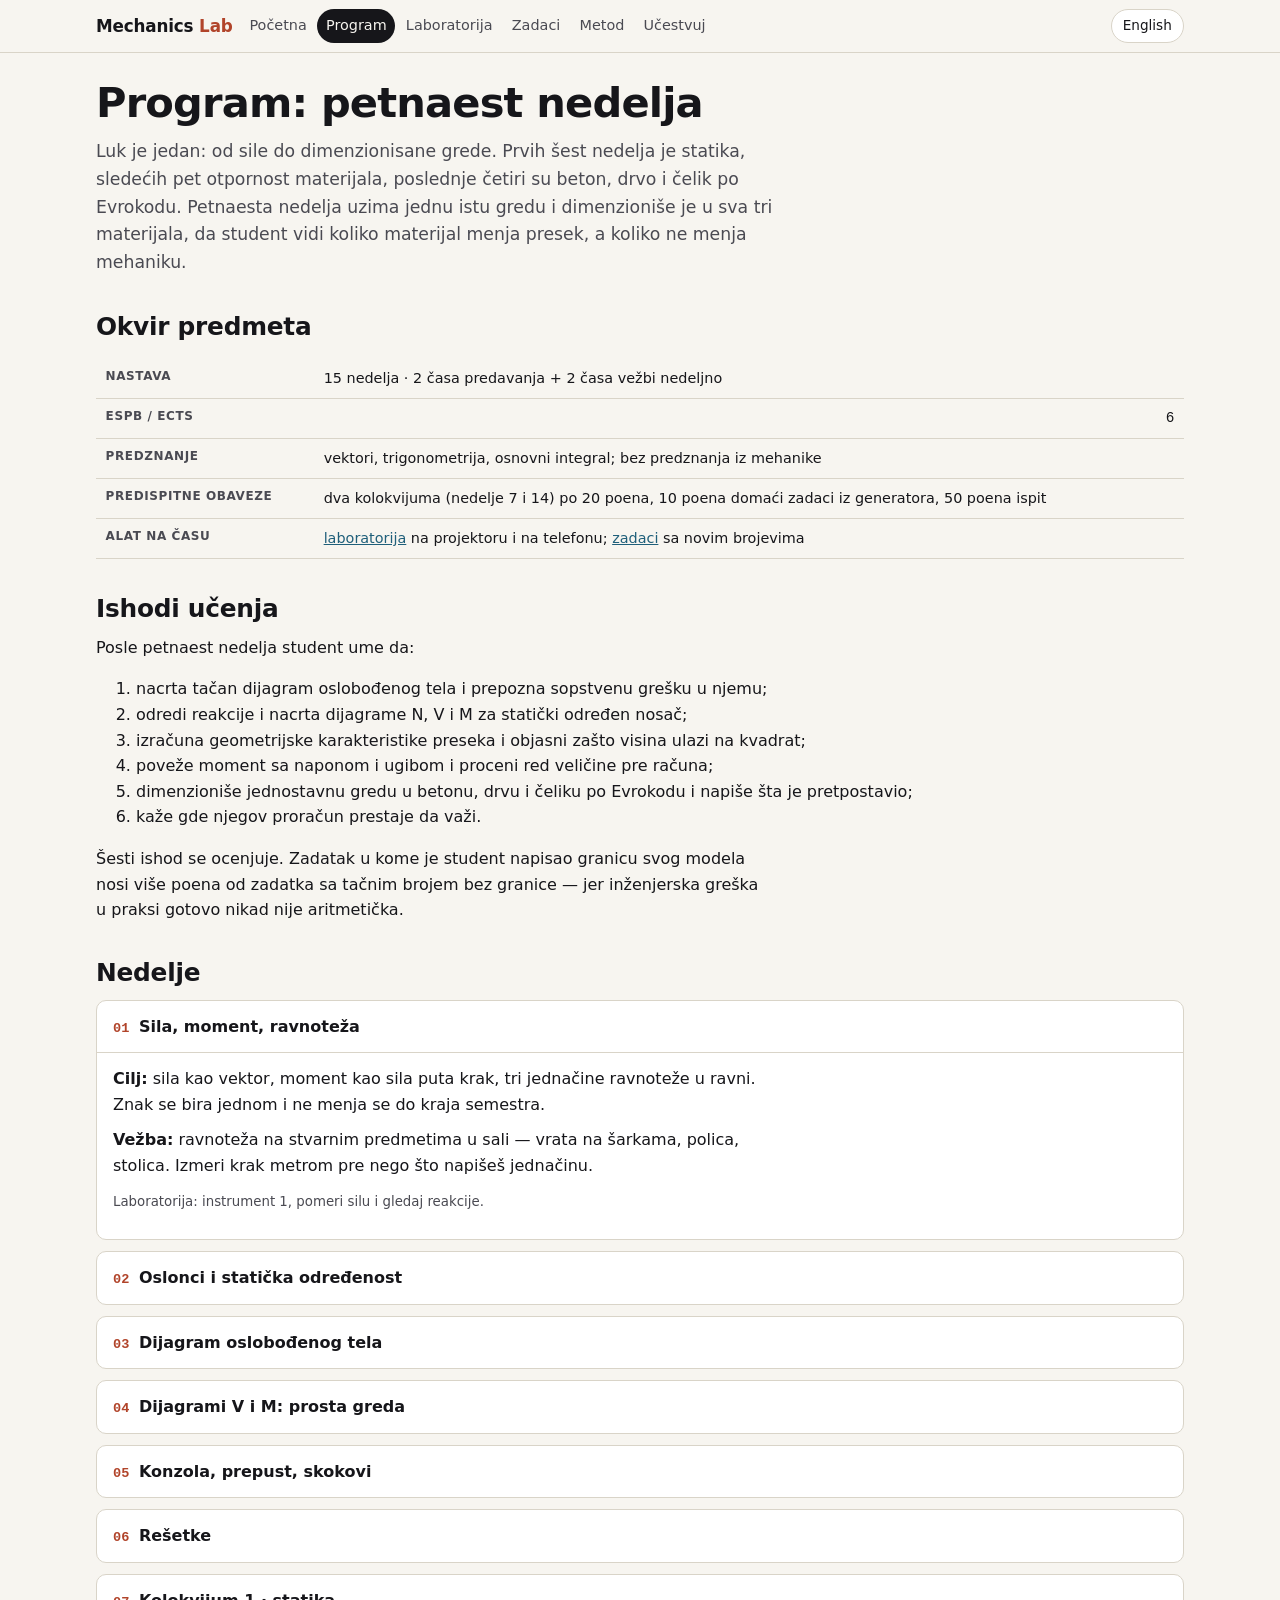
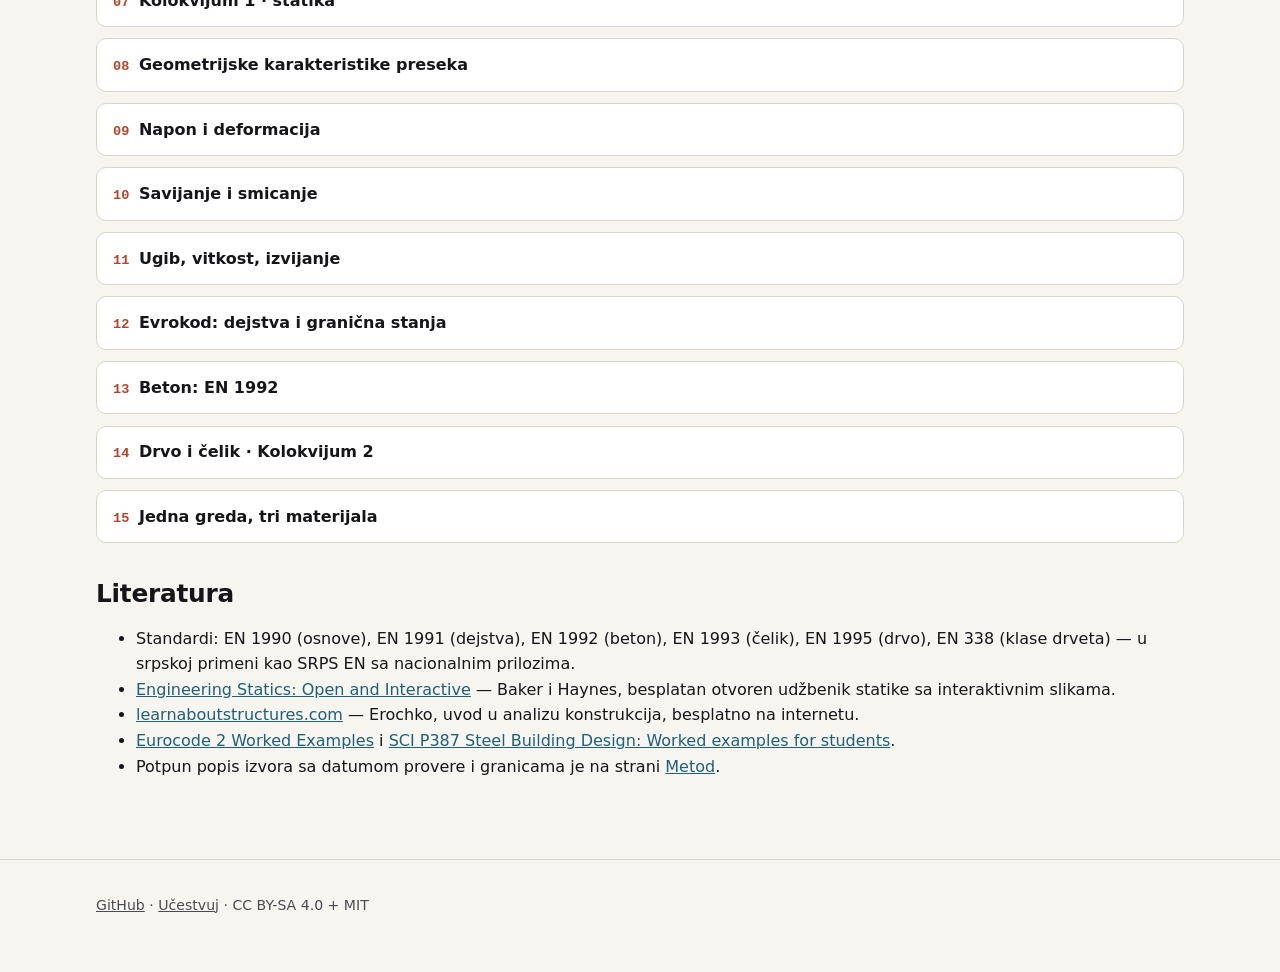
<file: program.html>
<!DOCTYPE html>
<html lang="sr-Latn">
<head>
<meta charset="UTF-8">
<meta name="viewport" content="width=device-width, initial-scale=1">
<title>Program — Mechanics Lab</title>
<meta name="description" content="A 15-week syllabus for engineering mechanics in civil engineering: statics, strength of materials, and design of concrete, timber and steel to the Eurocodes, with learning outcomes and assessment.">
<link rel="stylesheet" href="assets/style.css">
</head>
<body class="lang-sr">
<a class="skip" href="#main"><span class="sr">Preskoči na sadržaj</span><span class="en" lang="en">Skip to content</span></a>

<header class="top">
  <div class="wrap bar">
    <a class="brand" href="index.html">Mechanics <span>Lab</span></a>
    <nav aria-label="Glavna navigacija">
      <a href="index.html"><span class="sr">Početna</span><span class="en" lang="en">Home</span></a>
      <a href="program.html"><span class="sr">Program</span><span class="en" lang="en">Programme</span></a>
      <a href="lab.html"><span class="sr">Laboratorija</span><span class="en" lang="en">Lab</span></a>
      <a href="zadaci.html"><span class="sr">Zadaci</span><span class="en" lang="en">Tasks</span></a>
      <a href="metod.html"><span class="sr">Metod</span><span class="en" lang="en">Method</span></a>
      <a href="ucestvuj.html"><span class="sr">Učestvuj</span><span class="en" lang="en">Contribute</span></a>
    </nav>
    <button id="langToggle" type="button" lang="en">English</button>
  </div>
</header>

<main id="main">
  <div class="wrap">
    <h1><span class="sr">Program: petnaest nedelja</span><span class="en" lang="en">Programme: fifteen weeks</span></h1>
    <p class="lead"><span class="sr">Luk je jedan: od sile do dimenzionisane grede. Prvih šest nedelja je statika, sledećih pet otpornost materijala, poslednje četiri su beton, drvo i čelik po Evrokodu. Petnaesta nedelja uzima jednu istu gredu i dimenzioniše je u sva tri materijala, da student vidi koliko materijal menja presek, a koliko ne menja mehaniku.</span>
    <span class="en" lang="en">One arc: from a force to a designed beam. Six weeks of statics, five of strength of materials, four of concrete, timber and steel to the Eurocodes. Week fifteen takes a single beam and designs it in all three materials, so students see how much the material changes the section and how little it changes the mechanics.</span></p>

    <h2><span class="sr">Okvir predmeta</span><span class="en" lang="en">Course frame</span></h2>
    <div class="tabela">
      <table>
        <tbody>
          <tr><th><span class="sr">Nastava</span><span class="en" lang="en">Contact hours</span></th>
            <td><span class="sr">15 nedelja · 2 časa predavanja + 2 časa vežbi nedeljno</span><span class="en" lang="en">15 weeks · 2 h lecture + 2 h tutorial per week</span></td></tr>
          <tr><th>ESPB / ECTS</th><td class="n">6</td></tr>
          <tr><th><span class="sr">Predznanje</span><span class="en" lang="en">Prerequisites</span></th>
            <td><span class="sr">vektori, trigonometrija, osnovni integral; bez predznanja iz mehanike</span><span class="en" lang="en">vectors, trigonometry, basic integration; no prior mechanics</span></td></tr>
          <tr><th><span class="sr">Predispitne obaveze</span><span class="en" lang="en">Coursework</span></th>
            <td><span class="sr">dva kolokvijuma (nedelje 7 i 14) po 20 poena, 10 poena domaći zadaci iz generatora, 50 poena ispit</span><span class="en" lang="en">two in-term tests (weeks 7 and 14) at 20 points each, 10 points for generated homework, 50 points final exam</span></td></tr>
          <tr><th><span class="sr">Alat na času</span><span class="en" lang="en">Tool in class</span></th>
            <td><span class="sr"><a href="lab.html">laboratorija</a> na projektoru i na telefonu; <a href="zadaci.html">zadaci</a> sa novim brojevima</span><span class="en" lang="en"><a href="lab.html">the lab</a> on the projector and on phones; <a href="zadaci.html">tasks</a> with fresh numbers</span></td></tr>
        </tbody>
      </table>
    </div>

    <h2><span class="sr">Ishodi učenja</span><span class="en" lang="en">Learning outcomes</span></h2>
    <p><span class="sr">Posle petnaest nedelja student ume da:</span><span class="en" lang="en">After fifteen weeks a student can:</span></p>
    <ol>
      <li><span class="sr">nacrta tačan dijagram oslobođenog tela i prepozna sopstvenu grešku u njemu;</span><span class="en" lang="en">draw a correct free-body diagram and recognise their own error in it;</span></li>
      <li><span class="sr">odredi reakcije i nacrta dijagrame N, V i M za statički određen nosač;</span><span class="en" lang="en">find reactions and draw N, V and M diagrams for a determinate member;</span></li>
      <li><span class="sr">izračuna geometrijske karakteristike preseka i objasni zašto visina ulazi na kvadrat;</span><span class="en" lang="en">compute section properties and explain why depth enters squared;</span></li>
      <li><span class="sr">poveže moment sa naponom i ugibom i proceni red veličine pre računa;</span><span class="en" lang="en">link moment to stress and deflection and estimate the order of magnitude before calculating;</span></li>
      <li><span class="sr">dimenzioniše jednostavnu gredu u betonu, drvu i čeliku po Evrokodu i napiše šta je pretpostavio;</span><span class="en" lang="en">design a simple beam in concrete, timber and steel to the Eurocodes and state the assumptions made;</span></li>
      <li><span class="sr">kaže gde njegov proračun prestaje da važi.</span><span class="en" lang="en">say where their own calculation stops being valid.</span></li>
    </ol>
    <p><span class="sr">Šesti ishod se ocenjuje. Zadatak u kome je student napisao granicu svog modela nosi više poena od zadatka sa tačnim brojem bez granice — jer inženjerska greška u praksi gotovo nikad nije aritmetička.</span>
    <span class="en" lang="en">The sixth outcome is graded. A solution that states the limits of its model scores higher than a correct number with no stated limits — because engineering failures in practice are almost never arithmetic.</span></p>

    <h2><span class="sr">Nedelje</span><span class="en" lang="en">Weeks</span></h2>

    <details class="nedelja" open>
      <summary><span class="broj">01</span><span class="sr">Sila, moment, ravnoteža</span><span class="en" lang="en">Force, moment, equilibrium</span></summary>
      <div class="telo">
        <p><span class="sr"><strong>Cilj:</strong> sila kao vektor, moment kao sila puta krak, tri jednačine ravnoteže u ravni. Znak se bira jednom i ne menja se do kraja semestra.</span>
        <span class="en" lang="en"><strong>Goal:</strong> force as a vector, moment as force times lever arm, three planar equilibrium equations. The sign convention is chosen once and never changed again.</span></p>
        <p><span class="sr"><strong>Vežba:</strong> ravnoteža na stvarnim predmetima u sali — vrata na šarkama, polica, stolica. Izmeri krak metrom pre nego što napišeš jednačinu.</span>
        <span class="en" lang="en"><strong>Tutorial:</strong> equilibrium on real objects in the room — a door on hinges, a shelf, a chair. Measure the lever arm with a tape before writing the equation.</span></p>
        <p><small><span class="sr">Laboratorija: instrument 1, pomeri silu i gledaj reakcije.</span><span class="en" lang="en">Lab: instrument 1, move the load and watch the reactions.</span></small></p>
      </div>
    </details>

    <details class="nedelja">
      <summary><span class="broj">02</span><span class="sr">Oslonci i statička određenost</span><span class="en" lang="en">Supports and determinacy</span></summary>
      <div class="telo">
        <p><span class="sr"><strong>Cilj:</strong> pokretni oslonac, nepokretni oslonac, ukleštenje; broj nepoznatih prema broju jednačina. Kad je sistem statički neodređen, student to prepoznaje u prvom redu rešenja, a ne na kraju.</span>
        <span class="en" lang="en"><strong>Goal:</strong> roller, pin, fixed end; unknowns versus equations. When a system is indeterminate, the student recognises it in the first line of the solution, not at the end.</span></p>
        <p><span class="sr"><strong>Vežba:</strong> isti nosač, četiri rasporeda oslonaca. Dva su rešiva ručno, jedan je labilan, jedan je neodređen — razvrstaj ih prije računa.</span>
        <span class="en" lang="en"><strong>Tutorial:</strong> one member, four support layouts. Two are solvable by hand, one is a mechanism, one is indeterminate — classify them before calculating.</span></p>
        <p><small><span class="sr">Laboratorija: dodaj treći oslonac i pročitaj poruku rešavača. Alat kaže „ne umem", ne izmišlja broj.</span><span class="en" lang="en">Lab: add a third support and read the solver message. The tool says "I cannot", it does not invent a number.</span></small></p>
      </div>
    </details>

    <details class="nedelja">
      <summary><span class="broj">03</span><span class="sr">Dijagram oslobođenog tela</span><span class="en" lang="en">The free-body diagram</span></summary>
      <div class="telo">
        <p><span class="sr"><strong>Cilj:</strong> izolovati telo, zameniti svaki oslonac silom, ne nacrtati ni jednu silu koju telo samo proizvodi. Ova nedelja je najvažnija u semestru: istraživanja u nastavi mehanike dosledno nalaze da greška u dijagramu oslobođenog tela nosi greške kroz ceo kurs.</span>
        <span class="en" lang="en"><strong>Goal:</strong> isolate the body, replace every support with a force, draw no force the body exerts on itself. This is the most important week of the term: engineering-education research consistently finds that FBD errors propagate through the whole course.</span></p>
        <p><span class="sr"><strong>Vežba:</strong> nastavnik deli četiri dijagrama od kojih tri imaju po jednu grešku; studenti ih nalaze i imenuju. Mnemonik: telo — reakcije — spoljne sile — osa — dimenzije.</span>
        <span class="en" lang="en"><strong>Tutorial:</strong> four diagrams handed out, three with one error each; students find and name them. Mnemonic: body — reactions — external forces — axes — dimensions.</span></p>
      </div>
    </details>

    <details class="nedelja">
      <summary><span class="broj">04</span><span class="sr">Dijagrami V i M: prosta greda</span><span class="en" lang="en">V and M diagrams: simply supported beam</span></summary>
      <div class="telo">
        <p><span class="sr"><strong>Cilj:</strong> V kao zbir sila levo od reza, M kao zbir momenata levo od reza. Veza dV/dx = −q i dM/dx = V, i šta ona znači na slici: tamo gde je V = 0, moment ima vrh.</span>
        <span class="en" lang="en"><strong>Goal:</strong> V as the sum of forces left of the cut, M as the sum of moments left of the cut. The relations dV/dx = −q and dM/dx = V, and what they mean on the plot: where V = 0, the moment peaks.</span></p>
        <p><span class="sr"><strong>Vežba:</strong> qL²/8 i PL/4 se izvode, ne pamte. Student koji zna izvod ne pogreši kad opterećenje nije simetrično.</span>
        <span class="en" lang="en"><strong>Tutorial:</strong> qL²/8 and PL/4 are derived, not memorised. A student who can derive them does not fail when the load is not symmetric.</span></p>
        <p><small><span class="sr">Laboratorija: povuci P duž raspona i gledaj kako vrh momenta prati nulu transverzalne sile.</span><span class="en" lang="en">Lab: move P along the span and watch the moment peak follow the zero of shear.</span></small></p>
      </div>
    </details>

    <details class="nedelja">
      <summary><span class="broj">05</span><span class="sr">Konzola, prepust, skokovi</span><span class="en" lang="en">Cantilever, overhang, jumps</span></summary>
      <div class="telo">
        <p><span class="sr"><strong>Cilj:</strong> negativan moment i zategnuto gornje vlakno; skok u V pod koncentrisanom silom i skok u M pod koncentrisanim momentom. Prepust je prvi slučaj gde dijagram menja znak unutar jednog nosača.</span>
        <span class="en" lang="en"><strong>Goal:</strong> negative moment and tension in the top fibre; the jump in V under a point load and the jump in M under an applied moment. The overhang is the first case where the diagram changes sign within one member.</span></p>
        <p><span class="sr"><strong>Vežba:</strong> gde armatura ide gore, a gde dole. Ovo je mesto gde statika prvi put kaže nešto o građenju.</span>
        <span class="en" lang="en"><strong>Tutorial:</strong> where the reinforcement goes on top and where at the bottom. This is where statics first says something about building.</span></p>
      </div>
    </details>

    <details class="nedelja">
      <summary><span class="broj">06</span><span class="sr">Rešetke</span><span class="en" lang="en">Trusses</span></summary>
      <div class="telo">
        <p><span class="sr"><strong>Cilj:</strong> metoda čvorova i metoda preseka; prepoznavanje štapova bez sile. Umesto dva mehanička recepta, jedno pravilo: izaberi telo tako da nepoznatih bude onoliko koliko imaš jednačina.</span>
        <span class="en" lang="en"><strong>Goal:</strong> method of joints and method of sections; spotting zero-force members. Instead of two mechanical recipes, one rule: choose the body so that the unknowns match the equations available.</span></p>
        <p><span class="sr"><strong>Vežba:</strong> krovna rešetka hale iz stvarnog projekta, pritisnuti i zategnuti štapovi obojeni različito.</span>
        <span class="en" lang="en"><strong>Tutorial:</strong> a roof truss from a real project, compression and tension members coloured differently.</span></p>
      </div>
    </details>

    <details class="nedelja">
      <summary><span class="broj">07</span><span class="sr">Kolokvijum 1 · statika</span><span class="en" lang="en">In-term test 1 · statics</span></summary>
      <div class="telo">
        <p><span class="sr"><strong>20 poena.</strong> Jedan nosač, jedna rešetka, jedan konceptualni zadatak („ovaj dijagram ne može biti tačan — zašto?"). Dozvoljen je jedan list sa sopstvenim beleškama; formule se ne pamte, pamti se postupak.</span>
        <span class="en" lang="en"><strong>20 points.</strong> One beam, one truss, one conceptual item ("this diagram cannot be right — why?"). One page of your own notes allowed; formulas are not memorised, the procedure is.</span></p>
      </div>
    </details>

    <details class="nedelja">
      <summary><span class="broj">08</span><span class="sr">Geometrijske karakteristike preseka</span><span class="en" lang="en">Section properties</span></summary>
      <div class="telo">
        <p><span class="sr"><strong>Cilj:</strong> težište, moment inercije, Štajnerov dodatak, otporni moment. Zašto je Iy = bh³/12 a Wy = bh²/6 i zašto I-presek postoji.</span>
        <span class="en" lang="en"><strong>Goal:</strong> centroid, second moment of area, the parallel-axis term, section modulus. Why Iy = bh³/12 while Wy = bh²/6, and why the I-section exists.</span></p>
        <p><small><span class="sr">Laboratorija: instrument 2. Prebaci isti materijal iz pravougaonika u I presek i pročitaj koliko se Wy promenio pri istoj površini.</span><span class="en" lang="en">Lab: instrument 2. Move the same area from a rectangle into an I-section and read how much Wy changes.</span></small></p>
      </div>
    </details>

    <details class="nedelja">
      <summary><span class="broj">09</span><span class="sr">Napon i deformacija</span><span class="en" lang="en">Stress and strain</span></summary>
      <div class="telo">
        <p><span class="sr"><strong>Cilj:</strong> σ = N/A, ε = Δl/l, Hukov zakon, modul elastičnosti kao izmerena osobina materijala a ne konstanta iz tablice. Poređenje E za beton, drvo i čelik i red veličine koji iz toga sledi.</span>
        <span class="en" lang="en"><strong>Goal:</strong> σ = N/A, ε = Δl/l, Hooke's law, modulus of elasticity as a measured material property rather than a table constant. Comparing E for concrete, timber and steel and the orders of magnitude that follow.</span></p>
      </div>
    </details>

    <details class="nedelja">
      <summary><span class="broj">10</span><span class="sr">Savijanje i smicanje</span><span class="en" lang="en">Bending and shear</span></summary>
      <div class="telo">
        <p><span class="sr"><strong>Cilj:</strong> σ = M/W kao posledica linearne raspodele napona po visini; τ = 1.5V/A za pravougaonik. Zašto pukotina u betonskoj gredi ide koso blizu oslonca a vertikalno u sredini raspona.</span>
        <span class="en" lang="en"><strong>Goal:</strong> σ = M/W as a consequence of linear stress distribution over the depth; τ = 1.5V/A for a rectangle. Why a crack in a concrete beam runs diagonally near the support and vertically at midspan.</span></p>
      </div>
    </details>

    <details class="nedelja">
      <summary><span class="broj">11</span><span class="sr">Ugib, vitkost, izvijanje</span><span class="en" lang="en">Deflection, slenderness, buckling</span></summary>
      <div class="telo">
        <p><span class="sr"><strong>Cilj:</strong> 5qL⁴/384EI i zašto raspon ulazi na četvrtu; granica upotrebljivosti L/300 i L/250; Ojlerova kritična sila i vitkost kao mera. Prvi put se javlja razlika između „nosi" i „može da se koristi".</span>
        <span class="en" lang="en"><strong>Goal:</strong> 5qL⁴/384EI and why span enters to the fourth power; serviceability limits of L/300 and L/250; Euler's critical load and slenderness. The first appearance of the difference between "carries" and "is usable".</span></p>
        <p><small><span class="sr">Zadaci, nivo 3: ugib C24 grede. Isti presek prolazi po nosivosti i pada po ugibu — to je poenta zadatka.</span><span class="en" lang="en">Tasks, level 3: deflection of a C24 beam. The same section passes strength and fails deflection — that is the point of the task.</span></small></p>
      </div>
    </details>

    <details class="nedelja">
      <summary><span class="broj">12</span><span class="sr">Evrokod: dejstva i granična stanja</span><span class="en" lang="en">Eurocode: actions and limit states</span></summary>
      <div class="telo">
        <p><span class="sr"><strong>Cilj:</strong> EN 1990 i EN 1991: karakteristična i proračunska vrednost, parcijalni koeficijenti, kombinacija 1.35G + 1.5Q, granično stanje nosivosti prema graničnom stanju upotrebljivosti. Zašto koeficijent nije broj iz vazduha nego izražena nesigurnost.</span>
        <span class="en" lang="en"><strong>Goal:</strong> EN 1990 and EN 1991: characteristic and design values, partial factors, the 1.35G + 1.5Q combination, ultimate versus serviceability limit state. Why a partial factor is not an arbitrary number but expressed uncertainty.</span></p>
        <p><span class="sr"><strong>Vežba:</strong> prikupljanje opterećenja za jednu stvarnu međuspratnu konstrukciju, sloj po sloj, sa debljinama i specifičnim težinama.</span>
        <span class="en" lang="en"><strong>Tutorial:</strong> load take-off for one real floor, layer by layer, with thicknesses and unit weights.</span></p>
      </div>
    </details>

    <details class="nedelja">
      <summary><span class="broj">13</span><span class="sr">Beton: EN 1992</span><span class="en" lang="en">Concrete: EN 1992</span></summary>
      <div class="telo">
        <p><span class="sr"><strong>Cilj:</strong> pravougaoni blok napona, μ, ξ = x/d, krak unutrašnjih sila z, potrebna armatura As. Granica duktilnosti ξ ≤ 0.45 i šta se fizički dešava kada se prekorači.</span>
        <span class="en" lang="en"><strong>Goal:</strong> the rectangular stress block, μ, ξ = x/d, the internal lever arm z, required reinforcement As. The ductility limit ξ ≤ 0.45 and what physically happens when it is exceeded.</span></p>
        <p><small><span class="sr">Laboratorija: instrument 3, beton. Povećavaj MEd dok presuda ne postane crvena, pa pročitaj razlog.</span><span class="en" lang="en">Lab: instrument 3, concrete. Increase MEd until the verdict turns red, then read the reason.</span></small></p>
      </div>
    </details>

    <details class="nedelja">
      <summary><span class="broj">14</span><span class="sr">Drvo i čelik · Kolokvijum 2</span><span class="en" lang="en">Timber and steel · In-term test 2</span></summary>
      <div class="telo">
        <p><span class="sr"><strong>Drvo, EN 1995:</strong> k<sub>mod</sub> kao sprega klase eksploatacije i trajanja opterećenja, k<sub>h</sub>, γ<sub>M</sub> = 1.3; drvo je jedini od tri materijala čija čvrstoća zavisi od toga koliko dugo opterećenje stoji.</span>
        <span class="en" lang="en"><strong>Timber, EN 1995:</strong> k<sub>mod</sub> as the coupling of service class and load duration, k<sub>h</sub>, γ<sub>M</sub> = 1.3; timber is the only one of the three materials whose strength depends on how long the load stays.</span></p>
        <p><span class="sr"><strong>Čelik, EN 1993:</strong> klase preseka, M<sub>c,Rd</sub> = W<sub>pl</sub>f<sub>y</sub>/γ<sub>M0</sub>, V<sub>pl,Rd</sub>; razlika elastičnog i plastičnog otpornog momenta na istom profilu.</span>
        <span class="en" lang="en"><strong>Steel, EN 1993:</strong> cross-section classes, M<sub>c,Rd</sub> = W<sub>pl</sub>f<sub>y</sub>/γ<sub>M0</sub>, V<sub>pl,Rd</sub>; elastic versus plastic section modulus on the same profile.</span></p>
        <p><span class="sr"><strong>Kolokvijum 2, 20 poena:</strong> jedno dimenzionisanje po izboru materijala, uz obavezno navedene pretpostavke.</span>
        <span class="en" lang="en"><strong>Test 2, 20 points:</strong> one design check in a material of your choice, with assumptions explicitly stated.</span></p>
      </div>
    </details>

    <details class="nedelja">
      <summary><span class="broj">15</span><span class="sr">Jedna greda, tri materijala</span><span class="en" lang="en">One beam, three materials</span></summary>
      <div class="telo">
        <p><span class="sr"><strong>Cilj:</strong> ista greda, isti raspon, isto opterećenje — dimenzionisana u betonu, drvu i čeliku. Uporedi visinu preseka, sopstvenu težinu, ugib i broj pretpostavki koje si morao da napišeš. Odbrana je usmena, pet minuta, bez slajdova.</span>
        <span class="en" lang="en"><strong>Goal:</strong> the same beam, span and load — designed in concrete, timber and steel. Compare section depth, self-weight, deflection and the number of assumptions you had to write down. A five-minute oral defence, no slides.</span></p>
        <p><span class="sr">Ovo je zadatak koji odvaja studenta koji je naučio postupak od studenta koji je naučio mehaniku. Postupak daje tri broja; mehanika objašnjava zašto su različiti.</span>
        <span class="en" lang="en">This is the task that separates a student who learned the procedure from one who learned the mechanics. The procedure yields three numbers; the mechanics explains why they differ.</span></p>
      </div>
    </details>

    <h2><span class="sr">Literatura</span><span class="en" lang="en">Reading</span></h2>
    <ul>
      <li><span class="sr">Standardi: EN 1990 (osnove), EN 1991 (dejstva), EN 1992 (beton), EN 1993 (čelik), EN 1995 (drvo), EN 338 (klase drveta) — u srpskoj primeni kao SRPS EN sa nacionalnim prilozima.</span>
      <span class="en" lang="en">Standards: EN 1990 (basis), EN 1991 (actions), EN 1992 (concrete), EN 1993 (steel), EN 1995 (timber), EN 338 (timber classes) — adopted in Serbia as SRPS EN with national annexes.</span></li>
      <li><a href="https://engineeringstatics.org/">Engineering Statics: Open and Interactive</a> — <span class="sr">Baker i Haynes, besplatan otvoren udžbenik statike sa interaktivnim slikama.</span><span class="en" lang="en">Baker and Haynes, a free open statics textbook with interactive figures.</span></li>
      <li><a href="https://learnaboutstructures.com/">learnaboutstructures.com</a> — <span class="sr">Erochko, uvod u analizu konstrukcija, besplatno na internetu.</span><span class="en" lang="en">Erochko, an introduction to structural analysis, free online.</span></li>
      <li><a href="https://www.theconcreteinitiative.eu/images/ECP_Documents/Eurocode2_WorkedExamples.pdf">Eurocode 2 Worked Examples</a> <span class="sr">i</span><span class="en" lang="en">and</span> <a href="https://www.makico.net/wp-content/uploads/2023/10/Steel-Building-Design-Worked-examples-for-students.pdf">SCI P387 Steel Building Design: Worked examples for students</a>.</li>
      <li><span class="sr">Potpun popis izvora sa datumom provere i granicama je na strani <a href="metod.html">Metod</a>.</span>
      <span class="en" lang="en">The full source list with check dates and limits is on the <a href="metod.html">Method</a> page.</span></li>
    </ul>
  </div>
</main>

<footer>
  <div class="wrap">
    <p><a href="https://github.com/3esign/mechanics-lab">GitHub</a> · <a href="ucestvuj.html"><span class="sr">Učestvuj</span><span class="en" lang="en">Contribute</span></a> · CC BY-SA 4.0 + MIT</p>
  </div>
</footer>

<script src="assets/app.js"></script>
</body>
</html>
</file>
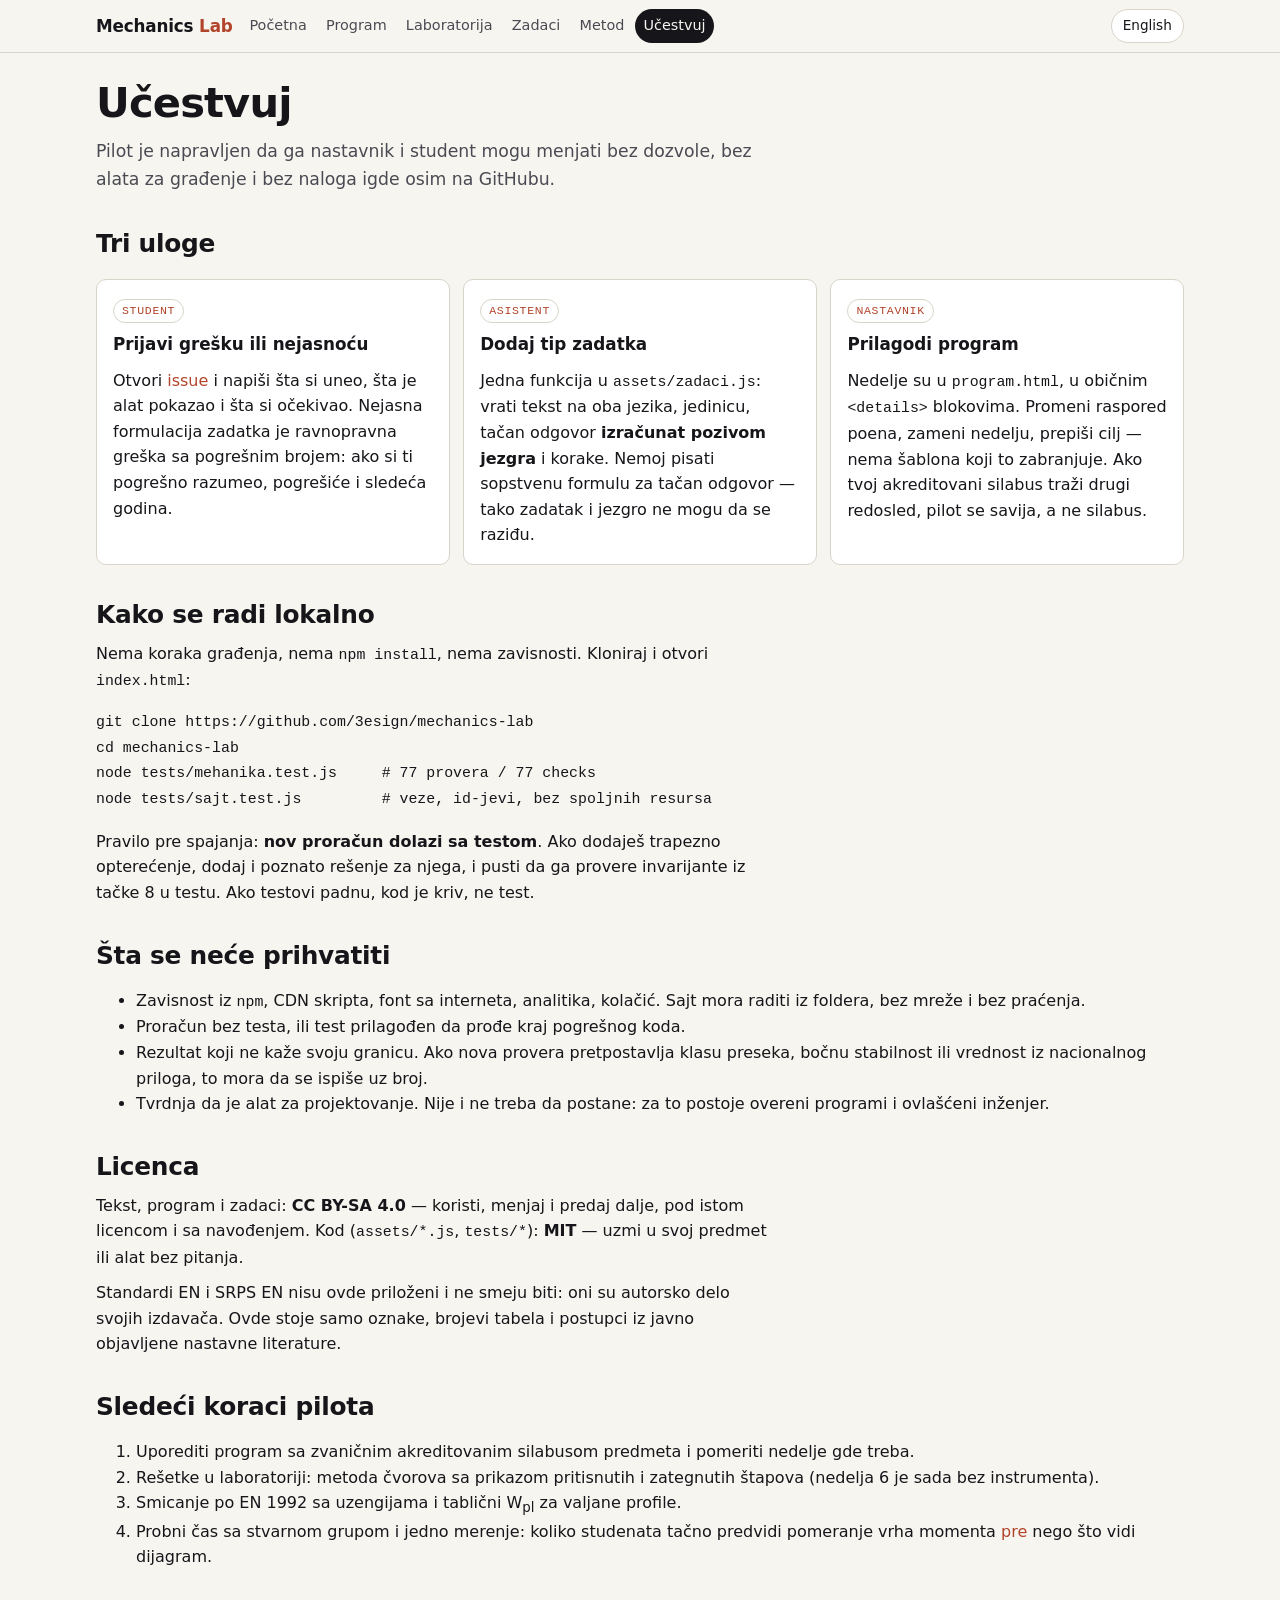
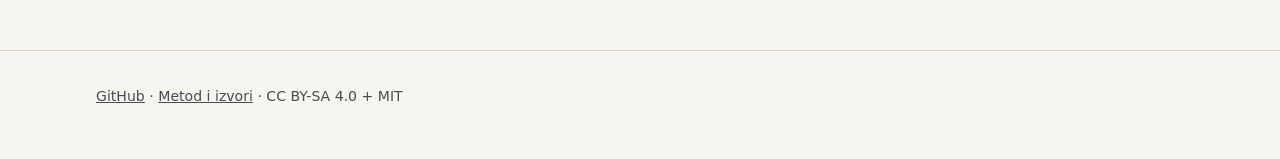
<file: ucestvuj.html>
<!DOCTYPE html>
<html lang="sr-Latn">
<head>
<meta charset="UTF-8">
<meta name="viewport" content="width=device-width, initial-scale=1">
<title>Učestvuj — Mechanics Lab</title>
<meta name="description" content="How students, teaching assistants and professors can add tasks, fix errors and extend the Mechanics Lab pilot.">
<link rel="stylesheet" href="assets/style.css">
</head>
<body class="lang-sr">
<a class="skip" href="#main"><span class="sr">Preskoči na sadržaj</span><span class="en" lang="en">Skip to content</span></a>

<header class="top">
  <div class="wrap bar">
    <a class="brand" href="index.html">Mechanics <span>Lab</span></a>
    <nav aria-label="Glavna navigacija">
      <a href="index.html"><span class="sr">Početna</span><span class="en" lang="en">Home</span></a>
      <a href="program.html"><span class="sr">Program</span><span class="en" lang="en">Programme</span></a>
      <a href="lab.html"><span class="sr">Laboratorija</span><span class="en" lang="en">Lab</span></a>
      <a href="zadaci.html"><span class="sr">Zadaci</span><span class="en" lang="en">Tasks</span></a>
      <a href="metod.html"><span class="sr">Metod</span><span class="en" lang="en">Method</span></a>
      <a href="ucestvuj.html"><span class="sr">Učestvuj</span><span class="en" lang="en">Contribute</span></a>
    </nav>
    <button id="langToggle" type="button" lang="en">English</button>
  </div>
</header>

<main id="main">
  <div class="wrap">
    <h1><span class="sr">Učestvuj</span><span class="en" lang="en">Contribute</span></h1>
    <p class="lead"><span class="sr">Pilot je napravljen da ga nastavnik i student mogu menjati bez dozvole, bez alata za građenje i bez naloga igde osim na GitHubu.</span>
    <span class="en" lang="en">The pilot is built so a teacher or a student can change it without permission, without a build tool, and without an account anywhere except GitHub.</span></p>

    <h2><span class="sr">Tri uloge</span><span class="en" lang="en">Three roles</span></h2>
    <div class="grid g3">
      <article class="card">
        <span class="tag"><span class="sr">student</span><span class="en" lang="en">student</span></span>
        <h3><span class="sr">Prijavi grešku ili nejasnoću</span><span class="en" lang="en">Report an error or a confusion</span></h3>
        <p><span class="sr">Otvori <em>issue</em> i napiši šta si uneo, šta je alat pokazao i šta si očekivao. Nejasna formulacija zadatka je ravnopravna greška sa pogrešnim brojem: ako si ti pogrešno razumeo, pogrešiće i sledeća godina.</span>
        <span class="en" lang="en">Open an issue with what you entered, what the tool showed and what you expected. An unclear task statement counts as much as a wrong number: if you misread it, so will next year's class.</span></p>
      </article>
      <article class="card">
        <span class="tag"><span class="sr">asistent</span><span class="en" lang="en">assistant</span></span>
        <h3><span class="sr">Dodaj tip zadatka</span><span class="en" lang="en">Add a task type</span></h3>
        <p><span class="sr">Jedna funkcija u <code>assets/zadaci.js</code>: vrati tekst na oba jezika, jedinicu, tačan odgovor <strong>izračunat pozivom jezgra</strong> i korake. Nemoj pisati sopstvenu formulu za tačan odgovor — tako zadatak i jezgro ne mogu da se raziđu.</span>
        <span class="en" lang="en">One function in <code>assets/zadaci.js</code>: return the text in both languages, the unit, the correct answer <strong>computed by calling the core</strong>, and the steps. Do not write your own formula for the answer — that is what keeps the task and the core in sync.</span></p>
      </article>
      <article class="card">
        <span class="tag"><span class="sr">nastavnik</span><span class="en" lang="en">teacher</span></span>
        <h3><span class="sr">Prilagodi program</span><span class="en" lang="en">Adapt the programme</span></h3>
        <p><span class="sr">Nedelje su u <code>program.html</code>, u običnim <code>&lt;details&gt;</code> blokovima. Promeni raspored poena, zameni nedelju, prepiši cilj — nema šablona koji to zabranjuje. Ako tvoj akreditovani silabus traži drugi redosled, pilot se savija, a ne silabus.</span>
        <span class="en" lang="en">The weeks live in <code>program.html</code> as plain <code>&lt;details&gt;</code> blocks. Change the points, replace a week, rewrite a goal — no template forbids it. If your accredited syllabus needs another order, the pilot bends, not the syllabus.</span></p>
      </article>
    </div>

    <h2><span class="sr">Kako se radi lokalno</span><span class="en" lang="en">Working locally</span></h2>
    <p><span class="sr">Nema koraka građenja, nema <code>npm install</code>, nema zavisnosti. Kloniraj i otvori <code>index.html</code>:</span>
    <span class="en" lang="en">No build step, no <code>npm install</code>, no dependencies. Clone and open <code>index.html</code>:</span></p>
    <pre><code>git clone https://github.com/3esign/mechanics-lab
cd mechanics-lab
node tests/mehanika.test.js     # 77 provera / 77 checks
node tests/sajt.test.js         # veze, id-jevi, bez spoljnih resursa</code></pre>
    <p><span class="sr">Pravilo pre spajanja: <strong>nov proračun dolazi sa testom</strong>. Ako dodaješ trapezno opterećenje, dodaj i poznato rešenje za njega, i pusti da ga provere invarijante iz tačke 8 u testu. Ako testovi padnu, kod je kriv, ne test.</span>
    <span class="en" lang="en">Rule before merging: <strong>a new calculation arrives with a test</strong>. If you add trapezoidal loading, add its closed-form check too and let the invariants in test section 8 cover it. If the tests fail, the code is wrong, not the test.</span></p>

    <h2><span class="sr">Šta se neće prihvatiti</span><span class="en" lang="en">What will not be accepted</span></h2>
    <ul>
      <li><span class="sr">Zavisnost iz <code>npm</code>, CDN skripta, font sa interneta, analitika, kolačić. Sajt mora raditi iz foldera, bez mreže i bez praćenja.</span>
      <span class="en" lang="en">An <code>npm</code> dependency, a CDN script, a remote font, analytics, a cookie. The site must run from a folder, offline and untracked.</span></li>
      <li><span class="sr">Proračun bez testa, ili test prilagođen da prođe kraj pogrešnog koda.</span>
      <span class="en" lang="en">A calculation without a test, or a test bent to pass broken code.</span></li>
      <li><span class="sr">Rezultat koji ne kaže svoju granicu. Ako nova provera pretpostavlja klasu preseka, bočnu stabilnost ili vrednost iz nacionalnog priloga, to mora da se ispiše uz broj.</span>
      <span class="en" lang="en">A result that hides its limit. If a new check assumes a section class, lateral stability or a national-annex value, that must be printed next to the number.</span></li>
      <li><span class="sr">Tvrdnja da je alat za projektovanje. Nije i ne treba da postane: za to postoje overeni programi i ovlašćeni inženjer.</span>
      <span class="en" lang="en">A claim that this is design software. It is not and should not become one: that is what certified programs and licensed engineers are for.</span></li>
    </ul>

    <h2><span class="sr">Licenca</span><span class="en" lang="en">Licence</span></h2>
    <p><span class="sr">Tekst, program i zadaci: <strong>CC BY-SA 4.0</strong> — koristi, menjaj i predaj dalje, pod istom licencom i sa navođenjem. Kod (<code>assets/*.js</code>, <code>tests/*</code>): <strong>MIT</strong> — uzmi u svoj predmet ili alat bez pitanja.</span>
    <span class="en" lang="en">Text, programme and tasks: <strong>CC BY-SA 4.0</strong> — use, change and pass on, under the same licence and with attribution. Code (<code>assets/*.js</code>, <code>tests/*</code>): <strong>MIT</strong> — take it into your own course or tool without asking.</span></p>
    <p><span class="sr">Standardi EN i SRPS EN nisu ovde priloženi i ne smeju biti: oni su autorsko delo svojih izdavača. Ovde stoje samo oznake, brojevi tabela i postupci iz javno objavljene nastavne literature.</span>
    <span class="en" lang="en">The EN and SRPS EN standards are not included here and must not be: they are the copyrighted work of their publishers. Only designations, table numbers and procedures from publicly published teaching literature appear here.</span></p>

    <h2><span class="sr">Sledeći koraci pilota</span><span class="en" lang="en">Next steps for the pilot</span></h2>
    <ol>
      <li><span class="sr">Uporediti program sa zvaničnim akreditovanim silabusom predmeta i pomeriti nedelje gde treba.</span>
      <span class="en" lang="en">Compare the programme with the official accredited syllabus and move weeks where needed.</span></li>
      <li><span class="sr">Rešetke u laboratoriji: metoda čvorova sa prikazom pritisnutih i zategnutih štapova (nedelja 6 je sada bez instrumenta).</span>
      <span class="en" lang="en">Trusses in the lab: method of joints with compression and tension members shown (week 6 currently has no instrument).</span></li>
      <li><span class="sr">Smicanje po EN 1992 sa uzengijama i tablični W<sub>pl</sub> za valjane profile.</span>
      <span class="en" lang="en">EN 1992 shear with stirrups, and tabulated W<sub>pl</sub> for rolled profiles.</span></li>
      <li><span class="sr">Probni čas sa stvarnom grupom i jedno merenje: koliko studenata tačno predvidi pomeranje vrha momenta <em>pre</em> nego što vidi dijagram.</span>
      <span class="en" lang="en">A trial lecture with a real group and one measurement: how many students correctly predict the shift of the moment peak <em>before</em> seeing the diagram.</span></li>
    </ol>
  </div>
</main>

<footer>
  <div class="wrap">
    <p><a href="https://github.com/3esign/mechanics-lab">GitHub</a> · <a href="metod.html"><span class="sr">Metod i izvori</span><span class="en" lang="en">Method and sources</span></a> · CC BY-SA 4.0 + MIT</p>
  </div>
</footer>

<script src="assets/app.js"></script>
</body>
</html>
</file>
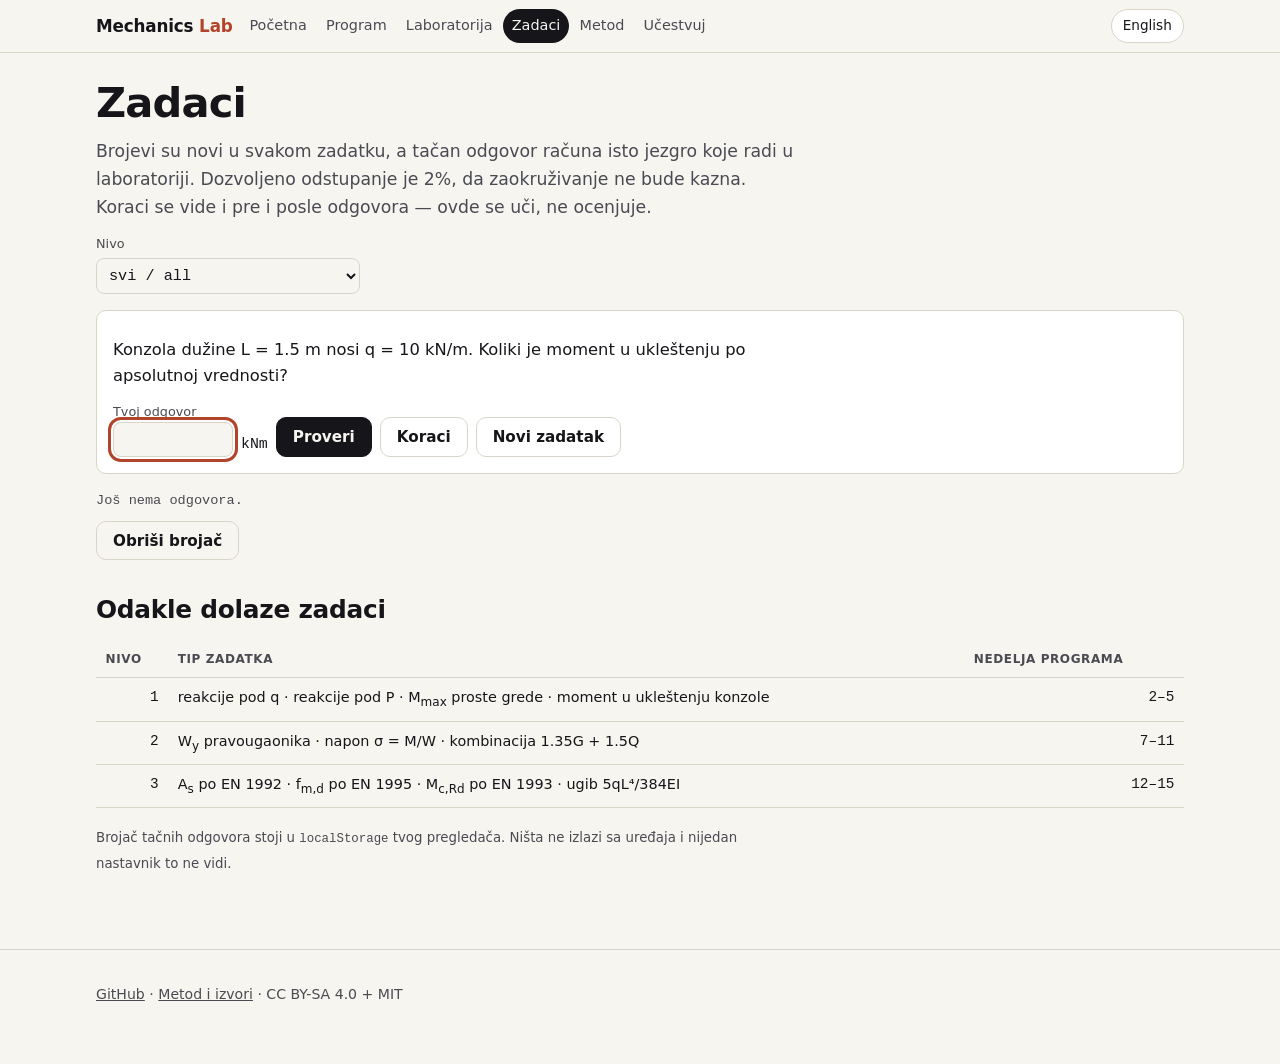
<file: zadaci.html>
<!DOCTYPE html>
<html lang="sr-Latn">
<head>
<meta charset="UTF-8">
<meta name="viewport" content="width=device-width, initial-scale=1">
<title>Zadaci — Mechanics Lab</title>
<meta name="description" content="Randomised mechanics tasks with instant checking and worked steps: reactions, diagrams, section properties, stresses and Eurocode design.">
<link rel="stylesheet" href="assets/style.css">
</head>
<body class="lang-sr">
<a class="skip" href="#main"><span class="sr">Preskoči na sadržaj</span><span class="en" lang="en">Skip to content</span></a>

<header class="top">
  <div class="wrap bar">
    <a class="brand" href="index.html">Mechanics <span>Lab</span></a>
    <nav aria-label="Glavna navigacija">
      <a href="index.html"><span class="sr">Početna</span><span class="en" lang="en">Home</span></a>
      <a href="program.html"><span class="sr">Program</span><span class="en" lang="en">Programme</span></a>
      <a href="lab.html"><span class="sr">Laboratorija</span><span class="en" lang="en">Lab</span></a>
      <a href="zadaci.html"><span class="sr">Zadaci</span><span class="en" lang="en">Tasks</span></a>
      <a href="metod.html"><span class="sr">Metod</span><span class="en" lang="en">Method</span></a>
      <a href="ucestvuj.html"><span class="sr">Učestvuj</span><span class="en" lang="en">Contribute</span></a>
    </nav>
    <button id="langToggle" type="button" lang="en">English</button>
  </div>
</header>

<main id="main">
  <div class="wrap">
    <h1><span class="sr">Zadaci</span><span class="en" lang="en">Tasks</span></h1>
    <p class="lead"><span class="sr">Brojevi su novi u svakom zadatku, a tačan odgovor računa isto jezgro koje radi u laboratoriji. Dozvoljeno odstupanje je 2%, da zaokruživanje ne bude kazna. Koraci se vide i pre i posle odgovora — ovde se uči, ne ocenjuje.</span>
    <span class="en" lang="en">Every task gets fresh numbers, and the correct answer is computed by the same core that runs the lab. Tolerance is 2%, so rounding is not punished. Steps are available before and after you answer — this is for learning, not grading.</span></p>

    <div class="ctl">
      <label><span class="sr">Nivo</span><span class="en" lang="en">Level</span>
        <select id="nivo">
          <option value="svi">svi / all</option>
          <option value="1">1 — statika / statics</option>
          <option value="2">2 — preseci i naponi / sections and stresses</option>
          <option value="3">3 — dimenzionisanje / design</option>
        </select>
      </label>
    </div>

    <section class="zadatak" aria-labelledby="h-zad">
      <h2 id="h-zad" class="sr-only">Zadatak</h2>
      <p class="tekst" id="zadatakTekst"></p>
      <div class="odgovor">
        <label for="polje"><span class="sr">Tvoj odgovor</span><span class="en" lang="en">Your answer</span><br>
          <input id="polje" type="text" inputmode="decimal" autocomplete="off" spellcheck="false">
        </label>
        <span class="num" id="jedinica" aria-live="polite"></span>
        <button class="btn" id="proveri" type="button"><span class="sr">Proveri</span><span class="en" lang="en">Check</span></button>
        <button class="btn ghost" id="pokaziKorake" type="button"><span class="sr">Koraci</span><span class="en" lang="en">Steps</span></button>
        <button class="btn ghost" id="novi" type="button"><span class="sr">Novi zadatak</span><span class="en" lang="en">New task</span></button>
      </div>
      <p class="presuda" id="presudaZad" aria-live="polite"></p>
      <div class="koraci" id="koraci" hidden></div>
    </section>

    <p class="brojac" id="brojac" aria-live="polite"></p>
    <p><button class="btn ghost" id="resetuj" type="button"><span class="sr">Obriši brojač</span><span class="en" lang="en">Clear score</span></button></p>

    <h2><span class="sr">Odakle dolaze zadaci</span><span class="en" lang="en">Where the tasks come from</span></h2>
    <div class="tabela">
      <table>
        <thead><tr>
          <th><span class="sr">Nivo</span><span class="en" lang="en">Level</span></th>
          <th><span class="sr">Tip zadatka</span><span class="en" lang="en">Task type</span></th>
          <th><span class="sr">Nedelja programa</span><span class="en" lang="en">Course week</span></th>
        </tr></thead>
        <tbody>
          <tr><td class="n">1</td><td>reakcije pod q · reakcije pod P · M<sub>max</sub> proste grede · moment u ukleštenju konzole</td><td class="n">2–5</td></tr>
          <tr><td class="n">2</td><td>W<sub>y</sub> pravougaonika · napon σ = M/W · kombinacija 1.35G + 1.5Q</td><td class="n">7–11</td></tr>
          <tr><td class="n">3</td><td>A<sub>s</sub> po EN 1992 · f<sub>m,d</sub> po EN 1995 · M<sub>c,Rd</sub> po EN 1993 · ugib 5qL⁴/384EI</td><td class="n">12–15</td></tr>
        </tbody>
      </table>
    </div>
    <p><small><span class="sr">Brojač tačnih odgovora stoji u <code>localStorage</code> tvog pregledača. Ništa ne izlazi sa uređaja i nijedan nastavnik to ne vidi.</span>
    <span class="en" lang="en">The score counter lives in your browser's <code>localStorage</code>. Nothing leaves your device and no teacher can see it.</span></small></p>
  </div>
</main>

<footer>
  <div class="wrap">
    <p><a href="https://github.com/3esign/mechanics-lab">GitHub</a> · <a href="metod.html"><span class="sr">Metod i izvori</span><span class="en" lang="en">Method and sources</span></a> · CC BY-SA 4.0 + MIT</p>
  </div>
</footer>

<script src="assets/app.js"></script>
<script src="assets/mehanika.js"></script>
<script src="assets/zadaci.js"></script>
</body>
</html>
</file>
<file: assets/style.css>
/* Mechanics Lab — jedan list stila. Bez zavisnosti, bez okvira.
   Mobilni je polazna sirina; veci ekran samo dobija prostor. */

:root {
  --papir: #f7f5f0;
  --papir-2: #ffffff;
  --mastilo: #16161a;
  --mastilo-2: #4a4a52;
  --linija: #d9d4c8;
  --akcent: #b1442a;      /* zategnuto */
  --akcent-2: #1f5f7a;    /* pritisnuto */
  --ok: #2d6a4f;
  --pad: #9a2a2a;
  --mono: ui-monospace, "SFMono-Regular", "Cascadia Mono", Consolas, monospace;
  --sans: ui-sans-serif, system-ui, "Segoe UI", Roboto, Arial, sans-serif;
  --r: 10px;
}
@media (prefers-color-scheme: dark) {
  :root {
    --papir: #14151a;
    --papir-2: #1c1e25;
    --mastilo: #eceae4;
    --mastilo-2: #a8a6a0;
    --linija: #343843;
    --akcent: #e0714f;
    --akcent-2: #68b2d4;
    --ok: #6ec49a;
    --pad: #e2766f;
  }
}

* { box-sizing: border-box; }
/* [hidden] mora da pobedi display iz pravila ispod: .ctl label je display:block,
   pa bi bez ovoga skrivena polja ostala na ekranu (uhvaceno snimkom, 01.10.2026). */
[hidden] { display: none !important; }
html { -webkit-text-size-adjust: 100%; }
body {
  margin: 0; background: var(--papir); color: var(--mastilo);
  font: 16px/1.6 var(--sans);
  font-feature-settings: "tnum" 1;
}
.wrap { width: 100%; max-width: 70rem; margin: 0 auto; padding: 0 1rem; }

/* ---- zaglavlje ---- */
.skip { position: absolute; left: -999px; }
.skip:focus { left: 0.5rem; top: 0.5rem; z-index: 50; background: var(--papir-2);
  padding: 0.5rem 0.75rem; border: 2px solid var(--akcent); border-radius: var(--r); }
header.top { position: sticky; top: 0; z-index: 20; background: var(--papir);
  border-bottom: 1px solid var(--linija); }
.bar { display: flex; align-items: center; gap: 0.5rem; min-height: 3.25rem; flex-wrap: wrap; }
.brand { font-weight: 700; letter-spacing: -0.01em; text-decoration: none; color: var(--mastilo);
  font-size: 1.05rem; }
.brand span { color: var(--akcent); }
header nav { display: flex; gap: 0.1rem; flex: 1 1 100%; overflow-x: auto;
  scrollbar-width: none; padding-bottom: 0.35rem; }
header nav::-webkit-scrollbar { display: none; }
header nav a { color: var(--mastilo-2); text-decoration: none; padding: 0.35rem 0.55rem;
  border-radius: 999px; font-size: 0.9rem; white-space: nowrap; }
header nav a:hover { background: var(--papir-2); color: var(--mastilo); }
header nav a[aria-current="page"] { background: var(--mastilo); color: var(--papir); }
#langToggle { margin-left: auto; font: inherit; font-size: 0.85rem; cursor: pointer;
  background: var(--papir-2); color: var(--mastilo); border: 1px solid var(--linija);
  border-radius: 999px; padding: 0.3rem 0.7rem; }
@media (min-width: 46rem) {
  header nav { flex: 1 1 auto; overflow: visible; padding-bottom: 0; }
}

/* ---- jezik ---- */
body.lang-sr .en { display: none; }
body.lang-en .sr { display: none; }

/* ---- tipografija ---- */
main { padding-bottom: 4rem; }
h1 { font-size: clamp(1.6rem, 5.5vw, 2.6rem); line-height: 1.15; letter-spacing: -0.02em;
  margin: 1.6rem 0 0.75rem; }
h2 { font-size: clamp(1.2rem, 3.6vw, 1.55rem); line-height: 1.25; margin: 2.2rem 0 0.6rem;
  letter-spacing: -0.01em; }
h3 { font-size: 1.05rem; margin: 1.4rem 0 0.4rem; }
p { margin: 0.6rem 0; max-width: 42rem; }
.lead { font-size: 1.08rem; color: var(--mastilo-2); max-width: 44rem; }
em { color: var(--akcent); font-style: normal; }
a { color: var(--akcent-2); }
code, .num { font-family: var(--mono); font-size: 0.93em; }
small { color: var(--mastilo-2); }
hr { border: 0; border-top: 1px solid var(--linija); margin: 2rem 0; }

/* ---- dugmad ---- */
.btn { display: inline-block; background: var(--mastilo); color: var(--papir);
  text-decoration: none; padding: 0.6rem 1rem; border-radius: var(--r); font-weight: 600;
  border: 1px solid var(--mastilo); font-size: 0.95rem; cursor: pointer; font-family: inherit; }
.btn.ghost { background: transparent; color: var(--mastilo); border-color: var(--linija); }
.btn:hover { opacity: 0.88; }
.actions { display: flex; gap: 0.5rem; flex-wrap: wrap; margin: 1.2rem 0; }

/* ---- kartice i mreza ---- */
.grid { display: grid; gap: 0.85rem; grid-template-columns: 1fr; margin: 1.2rem 0; }
@media (min-width: 40rem) { .grid.g2 { grid-template-columns: 1fr 1fr; } }
@media (min-width: 56rem) { .grid.g3 { grid-template-columns: repeat(3, 1fr); } }
.card { background: var(--papir-2); border: 1px solid var(--linija); border-radius: var(--r);
  padding: 1rem; }
.card h3 { margin-top: 0; }
.card p { margin-bottom: 0; }
.card .tag { display: inline-block; font-family: var(--mono); font-size: 0.72rem;
  text-transform: uppercase; letter-spacing: 0.06em; color: var(--akcent);
  border: 1px solid var(--linija); border-radius: 999px; padding: 0.1rem 0.5rem;
  margin-bottom: 0.5rem; }

/* ---- instrument (laboratorija) ---- */
.instrument { background: var(--papir-2); border: 1px solid var(--linija);
  border-radius: var(--r); padding: 1rem; margin: 1.2rem 0; }
.instrument > h2 { margin-top: 0; }
.ctl { display: grid; gap: 0.7rem; grid-template-columns: 1fr 1fr; margin: 0.8rem 0; }
@media (min-width: 40rem) { .ctl { grid-template-columns: repeat(4, 1fr); } }
.ctl label { display: block; font-size: 0.8rem; color: var(--mastilo-2); }
/* Bez min-width: 0 najduza <option> siri kolonu mreze i cela strana izadje
   van sirine telefona (uhvaceno snimkom na 420 px, 01.10.2026). */
.ctl > label, .ctl input, .ctl select { min-width: 0; max-width: 100%; }
.ctl input, .ctl select {
  width: 100%; font: inherit; font-family: var(--mono); font-size: 0.95rem;
  padding: 0.45rem 0.5rem; margin-top: 0.2rem;
  background: var(--papir); color: var(--mastilo);
  border: 1px solid var(--linija); border-radius: 8px;
}
.ctl input[type="range"] { padding: 0; }
canvas { width: 100%; height: auto; display: block; background: var(--papir);
  border: 1px solid var(--linija); border-radius: 8px; touch-action: pan-y; }

/* ---- izlaz / brojevi ---- */
.izlaz { display: flex; flex-wrap: wrap; gap: 0.5rem; margin: 0.8rem 0 0; padding: 0; list-style: none; }
.izlaz li { background: var(--papir); border: 1px solid var(--linija); border-radius: 8px;
  padding: 0.4rem 0.6rem; font-family: var(--mono); font-size: 0.85rem; }
/* BEZ text-transform: u mehanici f_cd i F_cd, i i I, x i X nisu isti pojam.
   Snimak 01.10.2026 je pokazao 'FCD' i 'Ξ = X/D' na ekranu. */
.izlaz li b { display: block; font-family: var(--sans); font-size: 0.72rem; font-weight: 600;
  letter-spacing: 0.02em; color: var(--mastilo-2); }
.izlaz li.good { border-color: var(--ok); }
.izlaz li.bad { border-color: var(--pad); }
.presuda { margin-top: 0.8rem; padding: 0.7rem 0.85rem; border-radius: 8px;
  border-left: 3px solid var(--linija); background: var(--papir); font-size: 0.95rem; }
.presuda:empty { display: none; }
.presuda.good { border-left-color: var(--ok); }
.presuda.bad { border-left-color: var(--pad); }

/* ---- tabela ---- */
.tabela { width: 100%; overflow-x: auto; margin: 1rem 0; }
table { border-collapse: collapse; width: 100%; font-size: 0.9rem; min-width: 32rem; }
th, td { text-align: left; padding: 0.5rem 0.6rem; border-bottom: 1px solid var(--linija);
  vertical-align: top; }
th { font-size: 0.75rem; text-transform: uppercase; letter-spacing: 0.05em; color: var(--mastilo-2); }
td.n, th.n { font-family: var(--mono); text-align: right; white-space: nowrap; }

/* ---- nedelje ---- */
.nedelja { border: 1px solid var(--linija); border-radius: var(--r); background: var(--papir-2);
  margin: 0.7rem 0; }
.nedelja > summary { cursor: pointer; padding: 0.8rem 1rem; font-weight: 600;
  display: flex; gap: 0.6rem; align-items: baseline; }
.nedelja > summary::marker { color: var(--akcent); }
.nedelja .broj { font-family: var(--mono); color: var(--akcent); font-size: 0.85rem; }
.nedelja .telo { padding: 0 1rem 1rem; border-top: 1px solid var(--linija); }
.nedelja .telo p:first-child { margin-top: 0.8rem; }

/* ---- zadaci ---- */
.zadatak { background: var(--papir-2); border: 1px solid var(--linija); border-radius: var(--r);
  padding: 1rem; margin: 1rem 0; }
.zadatak .tekst { font-size: 1.02rem; }
.odgovor { display: flex; gap: 0.5rem; flex-wrap: wrap; align-items: flex-end; margin-top: 0.8rem; }
.odgovor label { font-size: 0.8rem; color: var(--mastilo-2); }
.odgovor input { font-family: var(--mono); font-size: 1rem; padding: 0.45rem 0.5rem;
  width: 7.5rem; background: var(--papir); color: var(--mastilo);
  border: 1px solid var(--linija); border-radius: 8px; }
.koraci { margin-top: 0.8rem; font-size: 0.92rem; }
.koraci ol { padding-left: 1.2rem; }
.koraci li { margin: 0.3rem 0; }
.brojac { font-family: var(--mono); font-size: 0.85rem; color: var(--mastilo-2); }

/* ---- fokus i pokret ---- */
:focus-visible { outline: 3px solid var(--akcent); outline-offset: 2px; }
@media (prefers-reduced-motion: reduce) { * { transition: none !important; animation: none !important; } }

footer { border-top: 1px solid var(--linija); padding: 1.5rem 0 3rem; color: var(--mastilo-2);
  font-size: 0.88rem; }
footer a { color: var(--mastilo-2); }
.sr-only { position: absolute; width: 1px; height: 1px; overflow: hidden; clip: rect(0 0 0 0); }
</file>
